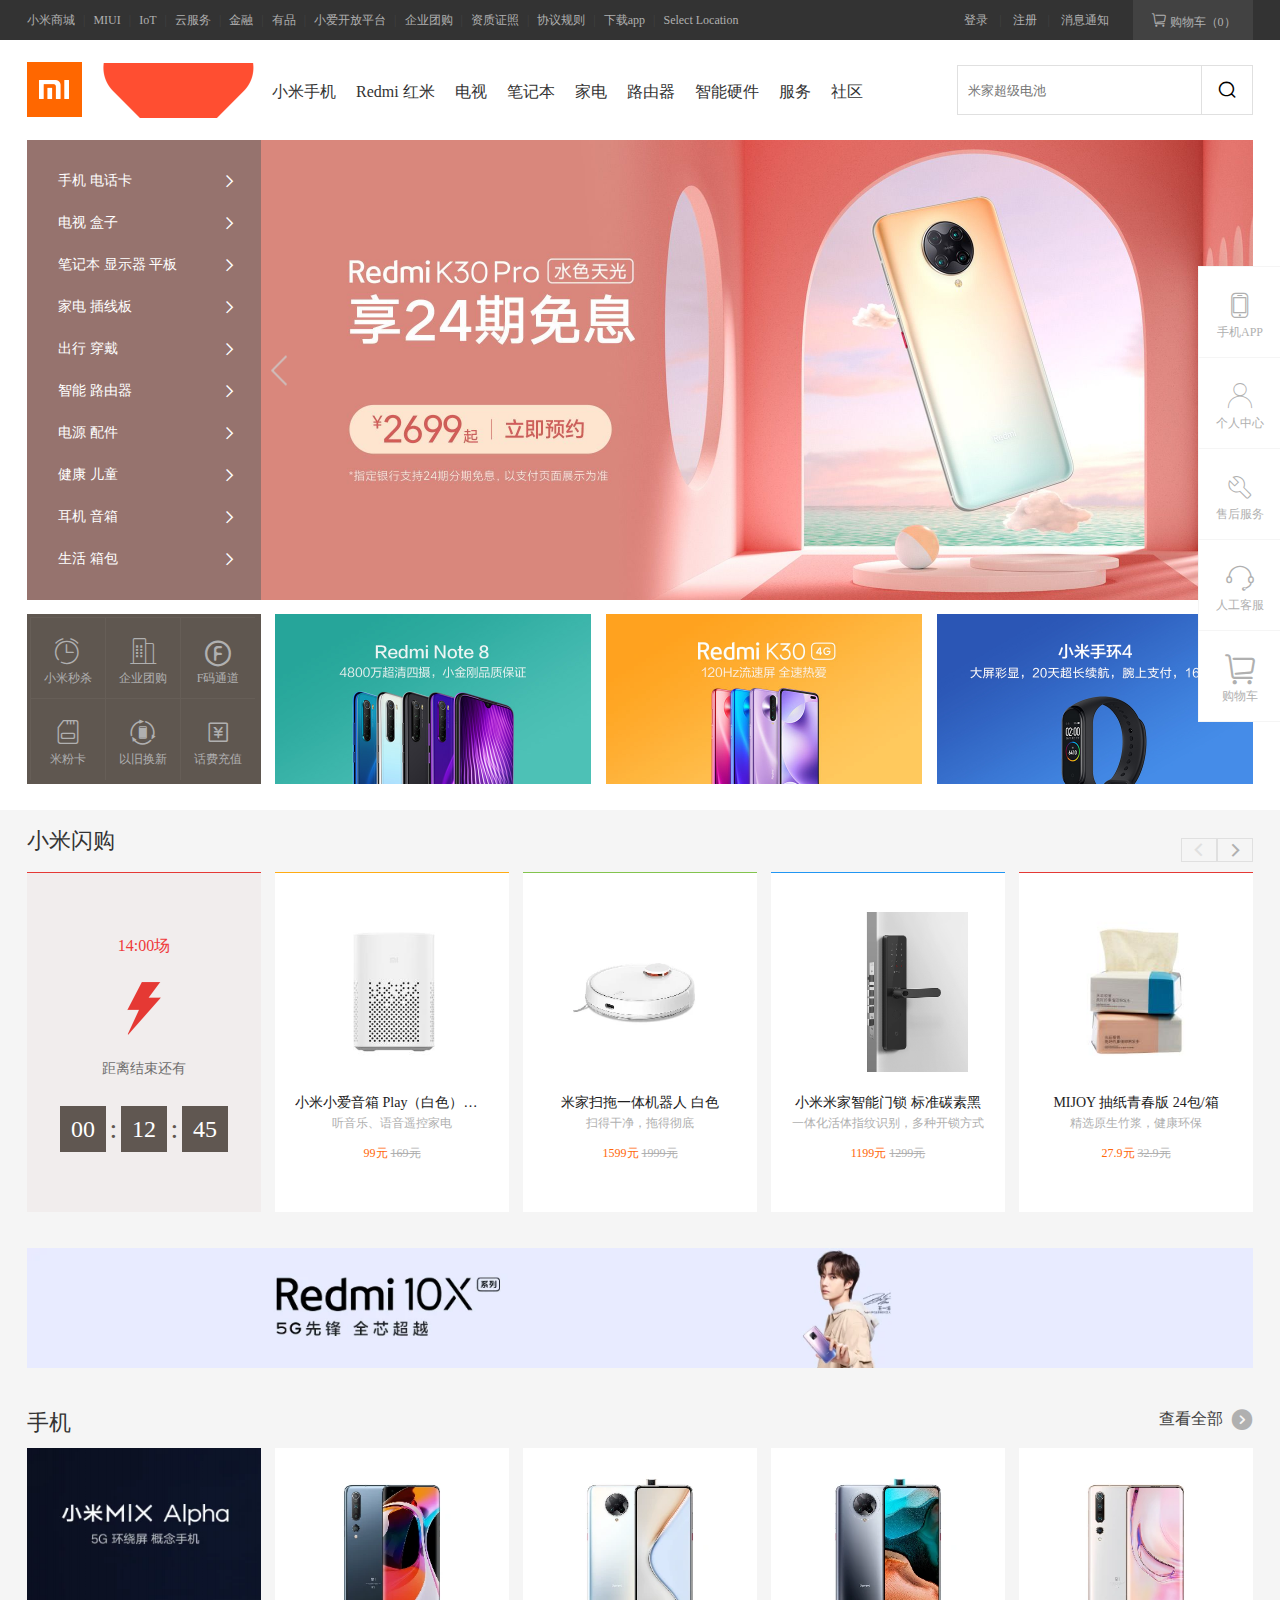
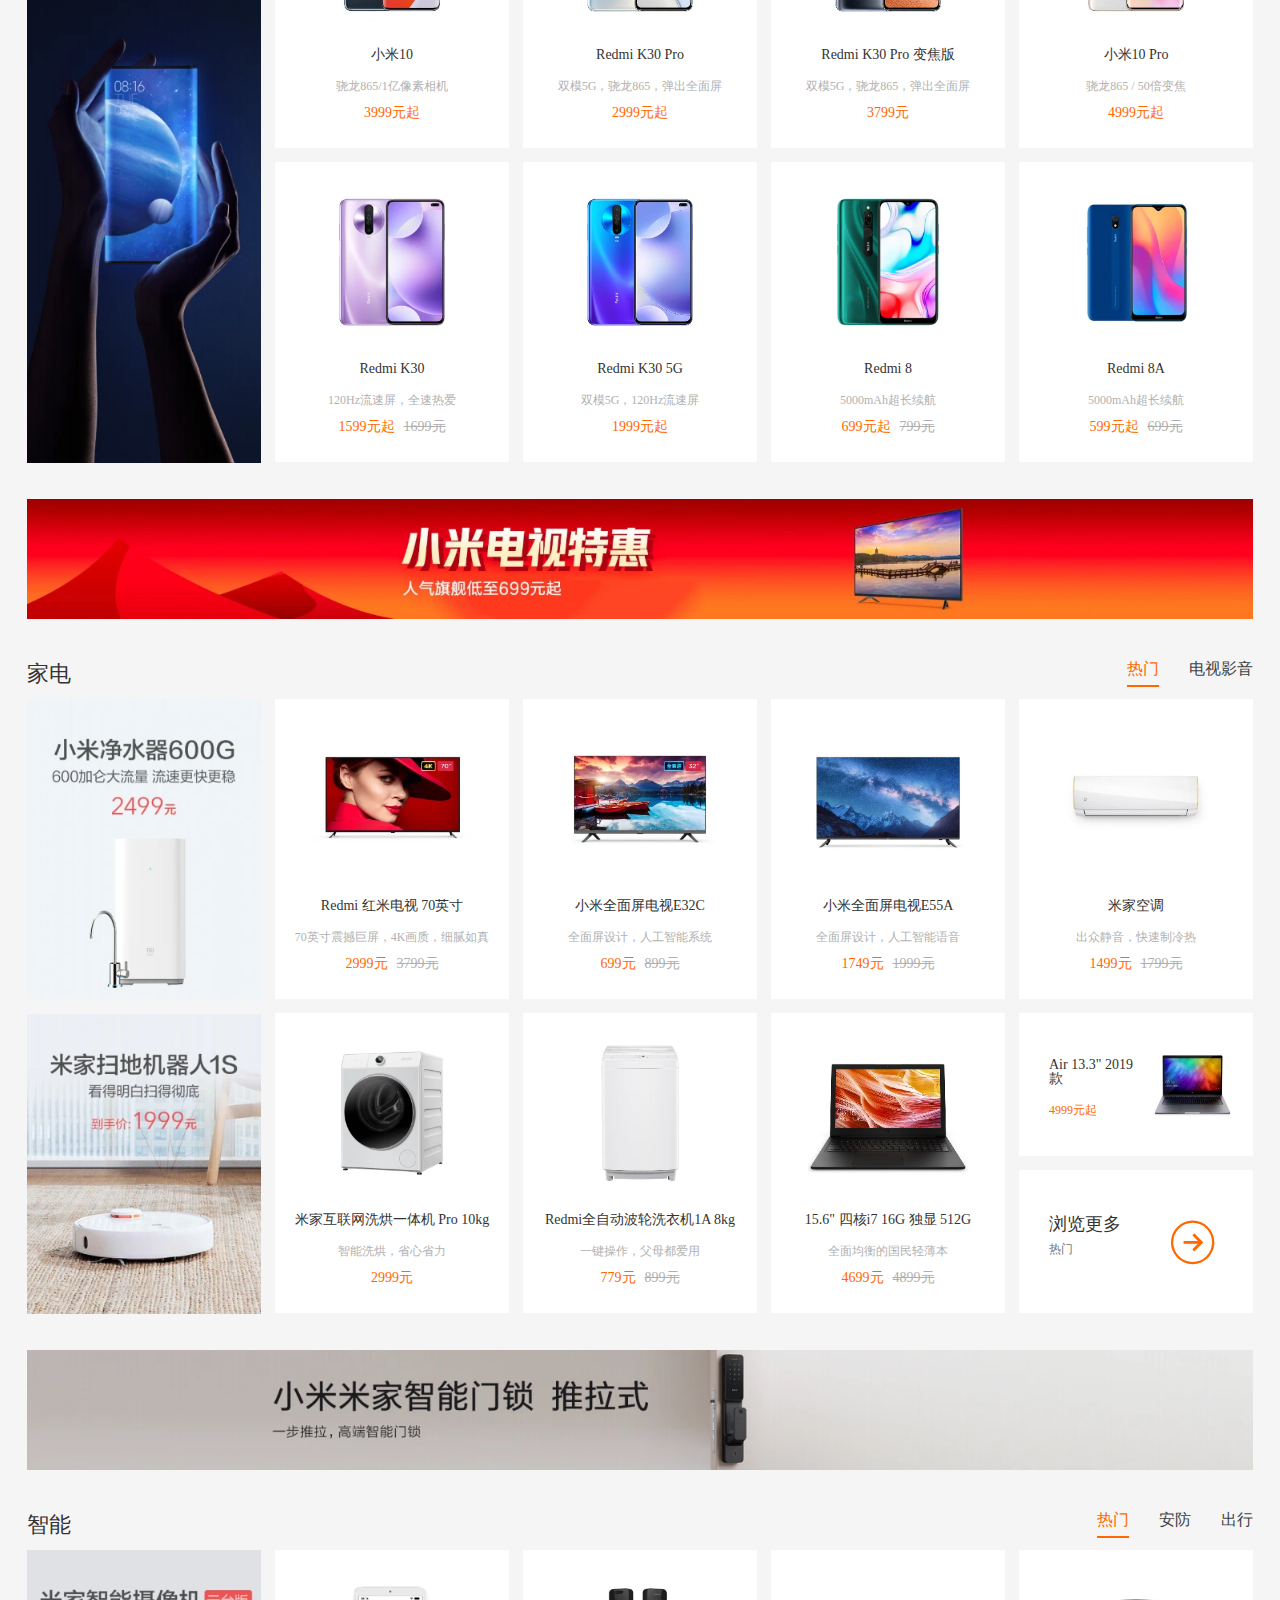
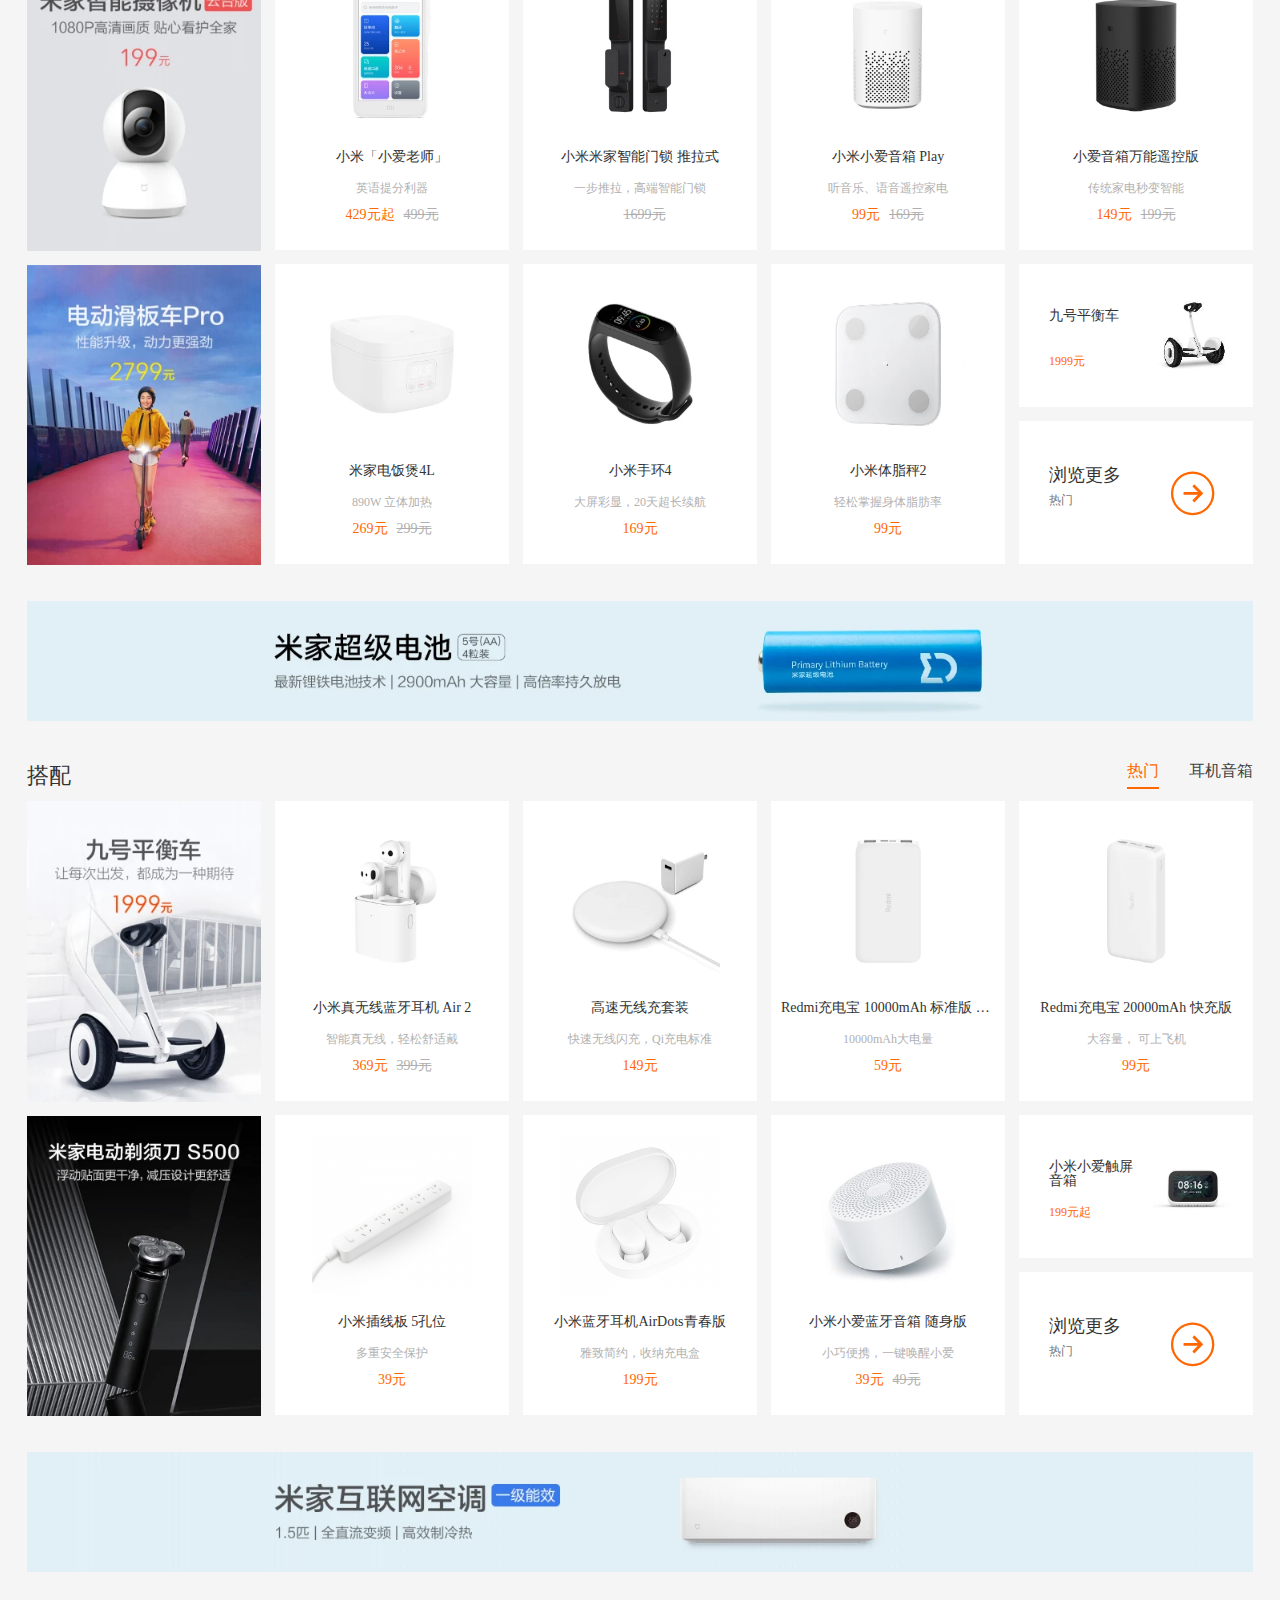
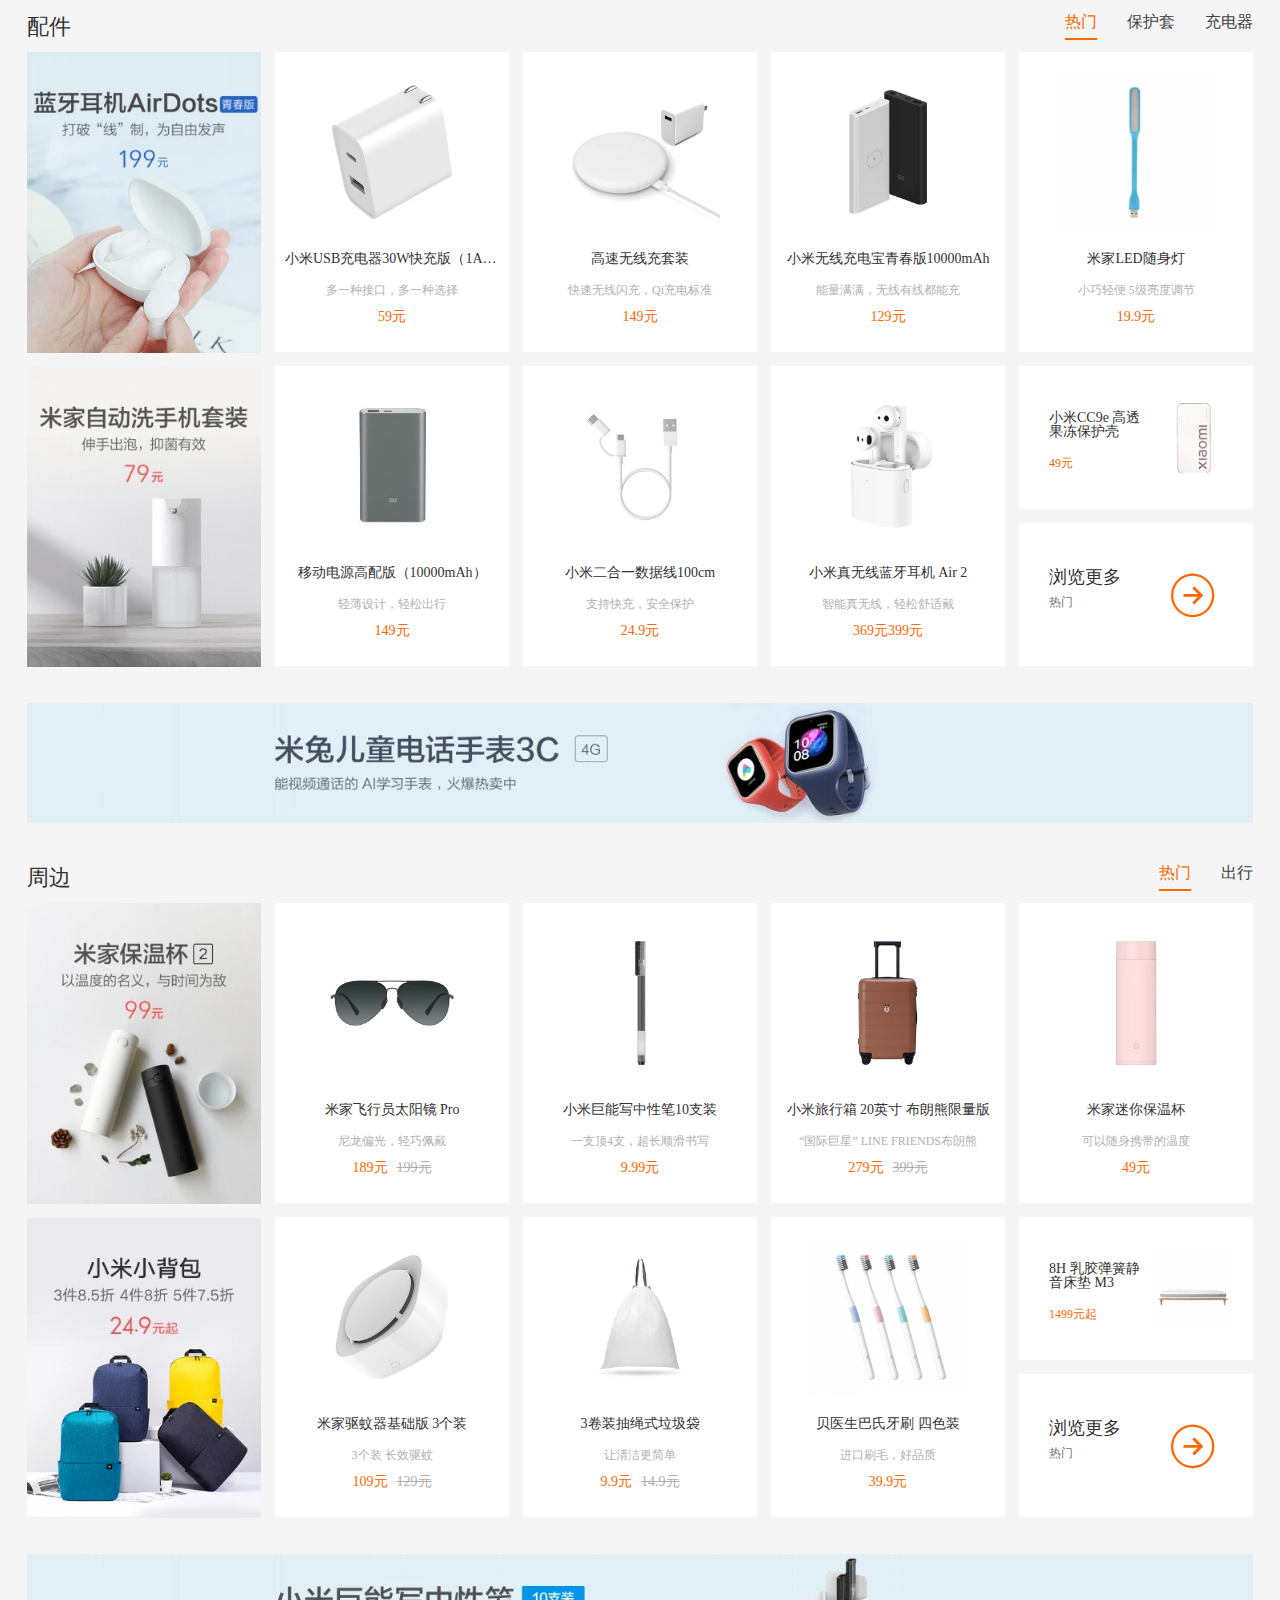
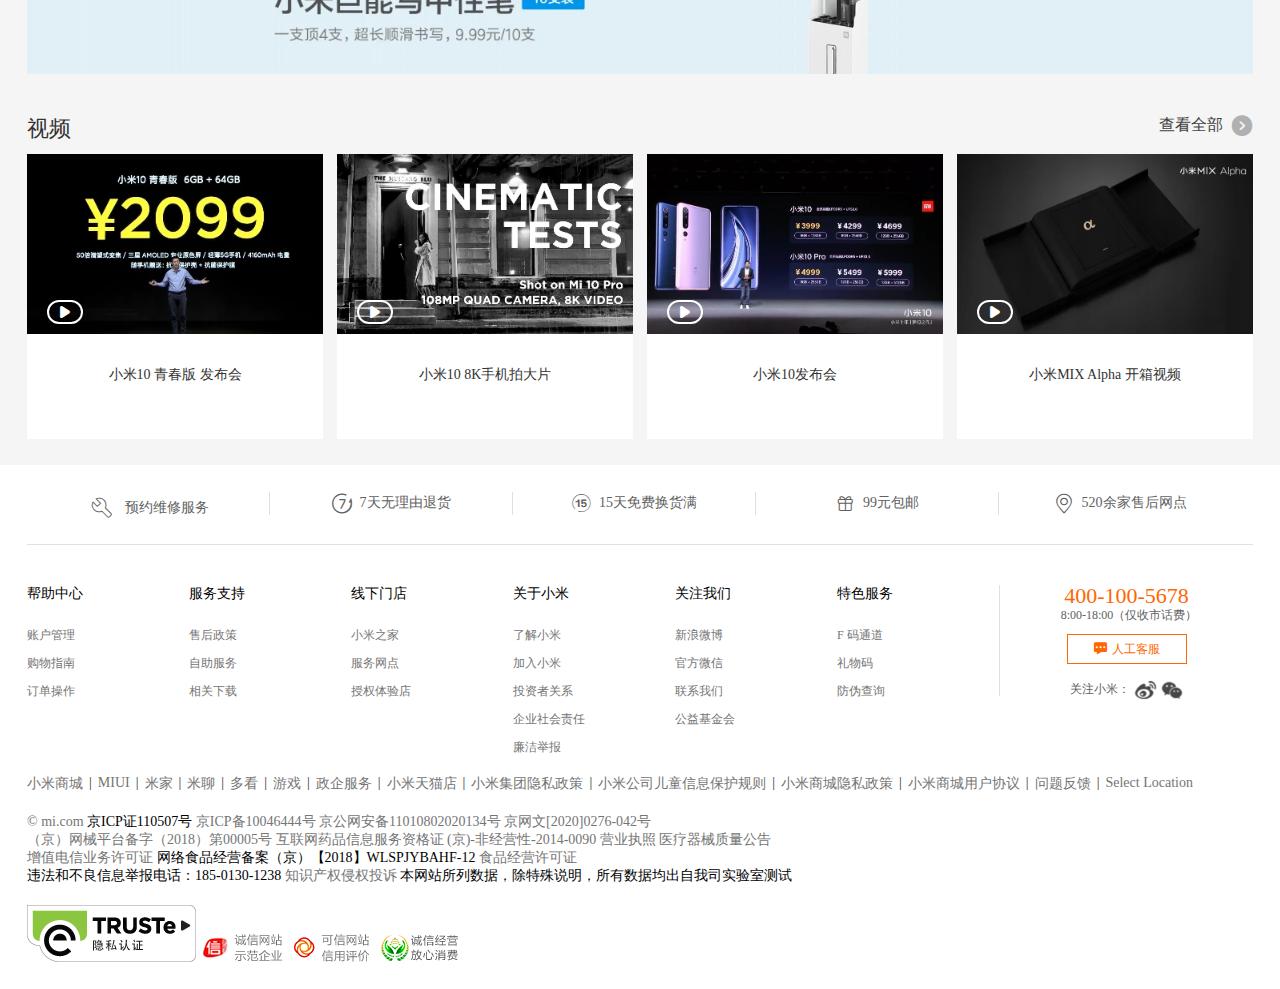
<file: 考核项目-仿小米官网/index.html>
<!DOCTYPE html>
<html lang="en">

<head>
    <meta charset="UTF-8">
    <meta name="viewport" content="width=device-width, initial-scale=1.0">
    <title>仿小米官网</title>
    <link rel="shortcut icon" href="favicon.ico" type="image/x-icon">
    <link rel="stylesheet" href="css/index.css">
    <link rel="stylesheet" href="css/iconfont.css">
    <script src="js/jquery.min.js"></script>
    <script src="js/mi.js"></script>
</head>

<body>
    <!-- 顶部导航栏开始 -->
    <div class="top_nav">
        <div class="w">
            <!-- 左部分导航链接 -->
            <div class="left_nav fl">
                <ul>
                    <li><a href="#">小米商城</a><span class="sep">|</span></li>
                    <li><a href="#">MIUI</a><span class="sep">|</span></li>
                    <li><a href="#">IoT</a><span class="sep">|</span></li>
                    <li><a href="#">云服务</a><span class="sep">|</span></li>
                    <li><a href="#">金融</a><span class="sep">|</span></li>
                    <li><a href="#">有品</a><span class="sep">|</span></li>
                    <li><a href="#">小爱开放平台</a><span class="sep">|</span></li>
                    <li><a href="#">企业团购</a><span class="sep">|</span></li>
                    <li><a href="#">资质证照</a><span class="sep">|</span></li>
                    <li><a href="#">协议规则</a><span class="sep">|</span></li>
                    <li><a href="#">下载app</a><span class="sep">|</span></li>
                    <li><a href="#">Select Location</a></li>
                </ul>
            </div>
            <!-- 右部分导航链接 -->
            <div class="right_nav fr">
                <a href="#">登录</a>
                <span class="sep">|</span>
                <a href="#">注册</a>
                <span class="sep">|</span>
                <a href="#">消息通知</a>
                <a href="#" class="shopcart">
                    <span class="iconfont icon-gouwuche"></span>
                    <div class="content">
                        <div class="msg">购物车中还没有商品，赶紧选购吧！</div>
                    </div>
                    购物车（0）
                </a>
            </div>
        </div>
    </div>
    <!-- 顶部导航栏开始 -->

    <!-- main层开始 -->
    <div class="main">
        <!-- logo层开始 -->
        <div class="logo w">
            <!-- logo图片 -->
            <div class="logo_img fl">
                <a href="#"></a>
            </div>

            <div class="ganen">
                <a href="#"></a>
            </div>

            <!-- 导航层 -->
            <div class="main_nav fl">
                <ul>
                    <li><a href="#">小米手机</a></li>
                    <li><a href="#">Redmi 红米</a></li>
                    <li><a href="#">电视</a></li>
                    <li><a href="#">笔记本</a></li>
                    <li><a href="#">家电</a></li>
                    <li><a href="#">路由器</a></li>
                    <li><a href="#">智能硬件</a></li>
                    <li><a href="#">服务</a></li>
                    <li><a href="#">社区</a></li>
                </ul>
            </div>

            <!-- 搜索层 -->
            <div class="search fr">
                <input type="text" placeholder="米家超级电池" />
                <span class="iconfont icon-sousuo"></span>
            </div>
        </div>
        <!-- logo层结束 -->

        <!-- banner轮播层开始 -->
        <div class="banner w">
            <div class="nav">
                <!-- 左侧导航 -->
                <ul class="nav_title">
                    <li><a href="#">手机 电话卡<span class="iconfont icon-left"></span></a></li>
                    <li><a href="#">电视 盒子<span class="iconfont icon-left"></span></a></li>
                    <li><a href="#">笔记本 显示器 平板<span class="iconfont icon-left"></span></a></li>
                    <li><a href="#">家电 插线板<span class="iconfont icon-left"></span></a></li>
                    <li><a href="#">出行 穿戴<span class="iconfont icon-left"></span></a></li>
                    <li><a href="#">智能 路由器<span class="iconfont icon-left"></span></a></li>
                    <li><a href="#">电源 配件<span class="iconfont icon-left"></span></a></li>
                    <li><a href="#">健康 儿童<span class="iconfont icon-left"></span></a></li>
                    <li><a href="#">耳机 音箱<span class="iconfont icon-left"></span></a></li>
                    <li><a href="#">生活 箱包<span class="iconfont icon-left"></span></a></li>
                </ul>

                <div class="detail" style="display: none;">
                    <!-- <div class="item" style="display: block;">
                        <ul>
                            <li><a href="#"><img src="images/nav_imgs/Redmi 9.png">Redmi 9</a></li>
                            <li><a href="#"><img src="images/nav_imgs/Redmi 9.png">Redmi 9</a></li>
                            <li><a href="#"><img src="images/nav_imgs/Redmi 9.png">Redmi 9</a></li>
                            <li><a href="#"><img src="images/nav_imgs/Redmi 9.png">Redmi 9</a></li>
                            <li><a href="#"><img src="images/nav_imgs/Redmi 9.png">Redmi 9</a></li>
                            <li><a href="#"><img src="images/nav_imgs/Redmi 9.png">Redmi 9</a></li>
                        </ul>
                        <ul>
                            <li><a href="#"><img src="images/nav_imgs/腾讯黑鲨游戏手机3.png">腾讯黑鲨游戏手机3</a></li>
                            <li><a href="#"><img src="images/nav_imgs/腾讯黑鲨游戏手机3.png">腾讯黑鲨游戏手机3</a></li>
                            <li><a href="#"><img src="images/nav_imgs/腾讯黑鲨游戏手机3.png">腾讯黑鲨游戏手机3</a></li>
                            <li><a href="#"><img src="images/nav_imgs/腾讯黑鲨游戏手机3.png">腾讯黑鲨游戏手机3</a></li>
                            <li><a href="#"><img src="images/nav_imgs/腾讯黑鲨游戏手机3.png">腾讯黑鲨游戏手机3</a></li>
                            <li><a href="#"><img src="images/nav_imgs/腾讯黑鲨游戏手机3.png">腾讯黑鲨游戏手机3</a></li>
                        </ul>
                        <ul>
                            <li><a href="#"><img src="images/nav_imgs/Redmi 8A.png">Redmi 8A</a></li>
                            <li><a href="#"><img src="images/nav_imgs/Redmi 8A.png">Redmi 8A</a></li>
                            <li><a href="#"><img src="images/nav_imgs/Redmi 8A.png">Redmi 8A</a></li>
                            <li><a href="#"><img src="images/nav_imgs/Redmi 8A.png">Redmi 8A</a></li>
                            <li><a href="#"><img src="images/nav_imgs/Redmi 8A.png">Redmi 8A</a></li>
                            <li><a href="#"><img src="images/nav_imgs/Redmi 8A.png">Redmi 8A</a></li>
                        </ul>
                        <ul>
                            <li><a href="#"><img src="images/nav_imgs/小米移动 电话卡.png">小米移动 电话卡</a></li>
                            <li><a href="#"><img src="images/nav_imgs/小米移动 电话卡.png">小米移动 电话卡</a></li>
                            <li><a href="#"><img src="images/nav_imgs/小米移动 电话卡.png">小米移动 电话卡</a></li>
                            <li><a href="#"><img src="images/nav_imgs/小米移动 电话卡.png">小米移动 电话卡</a></li>
                            <li><a href="#"><img src="images/nav_imgs/小米移动 电话卡.png">小米移动 电话卡</a></li>
                            <li><a href="#"><img src="images/nav_imgs/小米移动 电话卡.png">小米移动 电话卡</a></li>
                        </ul>
                    </div> -->
                </div>
            </div>

            <div class="banner_img">
                <a href="https://www.mi.com/buy/detail?product_id=10000223&cfrom=search" class="current"><img
                        src="images/banner01.jpg" /></a>
                <a href="https://www.mi.com/buy/detail?product_id=10000240&cfrom=search"><img
                        src="images/banner02.jpg" /></a>
                <a href="https://www.mi.com/washer-dryer-10?product_id=1185100021&cfrom=search"><img
                        src="images/banner03.jpg" /></a>
                <a href="https://www.mi.com/shouhuan5?product_id=1202300012&cfrom=search"><img
                        src="images/banner04.jpg" /></a>
            </div>

            <!-- 左箭头 -->
            <span class="arrow_left"></span>
            <!-- 右箭头 -->
            <span class="arrow_right"></span>

            <!-- 指示器也就是那几个小点点 -->
            <ol>

            </ol>
        </div>
        <!-- banner轮播层结束 -->

        <!-- 秒杀层开始 -->
        <div class="home-hero w">
            <div class="one fl">
                <ul>
                    <li><a href="#"><span class="iconfont icon-miaosha"></span>小米秒杀</a></li>
                    <li><a href="#"><span class="iconfont icon-company"></span>企业团购</a></li>
                    <li><a href="#"><span class="iconfont icon-fma"></span>F码通道</a></li>
                    <li><a href="#"><span class="iconfont icon-sim"></span>米粉卡</a></li>
                    <li><a href="#"><span class="iconfont icon-yijiuhuanxin"></span>以旧换新</a></li>
                    <li><a href="#"><span class="iconfont icon-icon-test"></span>话费充值</a></li>
                </ul>
            </div>
            <div class="two fl"><a href="#"><img src="images/product01.jpg"></a></div>
            <div class="three fl"><a href="#"><img src="images/product02.jpg"></a></div>
            <div class="four fr"><a href="#"><img src="images/product03.jpg"></a></div>
        </div>
        <!-- 秒杀层结束 -->
    </div>
    <!-- main层结束 -->


    <!-- 小米闪购层开始 -->
    <div class="iflashbuy w">
        <!-- 标题层 -->
        <div class="title">
            <!-- 左右箭头 -->
            <div class="arrow fr">
                <!-- 左箭头 -->
                <span class="iconfont icon-arrow-left-copy disabled"></span>
                <!-- 右箭头 -->
                <span class="iconfont icon-left"></span>
            </div>

            <h2>小米闪购</h2>
        </div>
        <!-- 内容层 -->
        <div class="content">
            <div class="left">
                <div class="round">14:00场</div>
                <img src="images/iflashbuy.jpg" />
                <div class="desc">距离结束还有</div>
                <div class="countdown">
                    <span>00</span><i>:</i><span>12</span><i>:</i><span>45</span>
                </div>
            </div>

            <div class="right">
                <ul>

                    <!-- <li>
                        <a href="#">
                            <img src="images/shangou/iflashbuy01.jpg">
                            <p class="biaoti">小米小爱音箱 Play（白色）量产版 白色</p>
                            <p class="desc">听音乐、语音遥控家电</p>
                            <p class="price">
                                <span>99元</span>
                                <del>169元</del>
                            </p>
                        </a>
                    </li>

                    <li>
                        <a href="#">
                            <img src="images/shangou/iflashbuy02.jpg">
                            <p class="biaoti">小米小爱音箱 Play（白色）量产版 白色</p>
                            <p class="desc">听音乐、语音遥控家电</p>
                            <p class="price">
                                <span>99元</span>
                                <del>169元</del>
                            </p>
                        </a>
                    </li>

                    <li>
                        <a href="#">
                            <img src="images/shangou/iflashbuy03.jpg">
                            <p class="biaoti">小米小爱音箱 Play（白色）量产版 白色</p>
                            <p class="desc">听音乐、语音遥控家电</p>
                            <p class="price">
                                <span>99元</span>
                                <del>169元</del>
                            </p>
                        </a>
                    </li>

                    <li style="margin-right:0">
                        <a href="#">
                            <img src="images/shangou/iflashbuy04.jpg">
                            <p class="biaoti">小米小爱音箱 Play（白色）量产版 白色</p>
                            <p class="desc">听音乐、语音遥控家电</p>
                            <p class="price">
                                <span>99元</span>
                                <del>169元</del>
                            </p>
                        </a>
                    </li>
 -->
                </ul>
            </div>
        </div>
    </div>
    <!-- 小米闪购层结束 -->


    <!-- 广告位层开始 -->
    <div class="home-banner-box w">
        <a href="#"><img src="images/home_banner01.png"></a>
    </div>
    <!-- 广告位层结束 -->

    <!-- 产品列表1开始 -->
    <div class="product_list01 w">
        <!-- 标题层 -->
        <div class="title">
            <!-- 查看全部 -->
            <div class="more fr">
                <a href="#">查看全部<span class="iconfont icon-gengduo"></span></a>
            </div>

            <h2>手机</h2>
        </div>
        <!-- 内容层 -->
        <div class="content">
            <div class="left">
                <a href="#"><img src="images/9.png" /></a>
            </div>
            <div class="right">
                <ul>
                    <li>
                        <a href="#">
                            <img src="images/1.png" />
                            <p class="pro_name">小米10</p>
                            <p class="pro_desc">骁龙865/1亿像素相机</p>
                            <p class="pro_price">3999元起</p>
                        </a>
                    </li>
                    <li>
                        <a href="#">
                            <img src="images/2.png" />
                            <p class="pro_name">Redmi K30 Pro</p>
                            <p class="pro_desc">双模5G，骁龙865，弹出全面屏</p>
                            <p class="pro_price">2999元起</p>
                        </a>
                    </li>
                    <li>
                        <a href="#">
                            <img src="images/3.png" />
                            <p class="pro_name">Redmi K30 Pro 变焦版</p>
                            <p class="pro_desc">双模5G，骁龙865，弹出全面屏</p>
                            <p class="pro_price">3799元</p>
                        </a>
                    </li>
                    <li>
                        <a href="#">
                            <img src="images/4.png" />
                            <p class="pro_name">小米10 Pro</p>
                            <p class="pro_desc">骁龙865 / 50倍变焦</p>
                            <p class="pro_price">4999元起</p>
                        </a>
                    </li>
                    <li>
                        <a href="#">
                            <img src="images/5.png" />
                            <p class="pro_name">Redmi K30</p>
                            <p class="pro_desc">120Hz流速屏，全速热爱</p>
                            <p class="pro_price">1599元起<del>1699元</del></p>
                        </a>
                    </li>
                    <li>
                        <a href="#">
                            <img src="images/6.png" />
                            <p class="pro_name">Redmi K30 5G</p>
                            <p class="pro_desc">双模5G，120Hz流速屏</p>
                            <p class="pro_price">1999元起</p>
                        </a>
                    </li>
                    <li>
                        <a href="#">
                            <img src="images/7.png" />
                            <p class="pro_name">Redmi 8</p>
                            <p class="pro_desc">5000mAh超长续航</p>
                            <p class="pro_price">699元起<del>799元</del></p>
                        </a>
                    </li>
                    <li>
                        <a href="#">
                            <img src="images/8.png" />
                            <p class="pro_name">Redmi 8A</p>
                            <p class="pro_desc">5000mAh超长续航</p>
                            <p class="pro_price">599元起<del>699元</del></p>
                        </a>
                    </li>
                </ul>
            </div>
        </div>
    </div>
    <!-- 产品列表1结束 -->

    <div style="clear:both;"></div>

    <!-- 广告位层开始 -->
    <div class="home-banner-box w">
        <a href="#"><img src="images/home_banner02.png"></a>
    </div>
    <!-- 广告位层结束 -->

    <!-- 产品列表2开始 -->
    <div class="product_list02 w jiadian">
        <!-- 标题层 -->
        <div class="title">
            <!-- 查看全部 -->
            <div class="nav fr">
                <a href="javascript:void(0)" class="active">热门</a>
                <a href="javascript:void(0)">电视影音</a>
            </div>

            <h2>家电</h2>
        </div>
        <!-- 内容层 -->
        <div class="content">
            <div class="left">
                <a href="#"><img src="images/10.png" /></a>
                <a href="#"><img src="images/11.png" /></a>
            </div>

            <div class="right">
                <ul class="show">
                    <li>
                        <a href="#">
                            <img src="images/12.png" />
                            <p class="pro_name">Redmi 红米电视 70英寸 </p>
                            <p class="pro_desc">70英寸震撼巨屏，4K画质，细腻如真</p>
                            <p class="pro_price">2999元<del>3799元</del></p>
                        </a>
                    </li>
                    <li>
                        <a href="#">
                            <img src="images/13.png" />
                            <p class="pro_name">小米全面屏电视E32C</p>
                            <p class="pro_desc">全面屏设计，人工智能系统</p>
                            <p class="pro_price">699元<del>899元</del></p>
                        </a>
                    </li>
                    <li>
                        <a href="#">
                            <img src="images/14.png" />
                            <p class="pro_name">小米全面屏电视E55A</p>
                            <p class="pro_desc">全面屏设计，人工智能语音</p>
                            <p class="pro_price">1749元<del>1999元</del></p>
                        </a>
                    </li>
                    <li>
                        <a href="#">
                            <img src="images/15.png" />
                            <p class="pro_name">米家空调</p>
                            <p class="pro_desc">出众静音，快速制冷热</p>
                            <p class="pro_price">1499元<del>1799元</del></p>
                        </a>
                    </li>
                    <li>
                        <a href="#">
                            <img src="images/16.png" />
                            <p class="pro_name">米家互联网洗烘一体机 Pro 10kg</p>
                            <p class="pro_desc">智能洗烘，省心省力</p>
                            <p class="pro_price">2999元</p>
                        </a>
                    </li>
                    <li>
                        <a href="#">
                            <img src="images/17.png" />
                            <p class="pro_name">Redmi全自动波轮洗衣机1A 8kg</p>
                            <p class="pro_desc">一键操作，父母都爱用</p>
                            <p class="pro_price">779元<del>899元</del></p>
                        </a>
                    </li>
                    <li>
                        <a href="#">
                            <img src="images/18.png" />
                            <p class="pro_name">15.6" 四核i7 16G 独显 512G</p>
                            <p class="pro_desc">全面均衡的国民轻薄本</p>
                            <p class="pro_price">4699元<del>4899元</del></p>
                        </a>
                    </li>
                    <li class="lastLi">
                        <a href="#">
                            <div class="img_box">
                                <img width="80" height="80" src="images/19.png">
                            </div>
                            <h3 class="title">Air 13.3" 2019款</h3>
                            <p class="price">4999元起</p>
                        </a>

                        <a href="#">
                            <div class="img_box">
                                <span class="iconfont icon-yuanjiantou"></span>
                            </div>
                            <div class="more">
                                浏览更多
                                <span class="hot">热门</span>
                            </div>
                        </a>
                    </li>
                </ul>
                <ul class="hide">
                    <li>
                        <a href="#">
                            <img src="images/jiadian/jiadian_01.jpg" />
                            <p class="pro_name">小米电视4C 32英寸</p>
                            <p class="pro_desc">高清液晶屏，人工智能系统</p>
                            <p class="pro_price">
                                599元
                                <del>799元</del>
                            </p>
                        </a>
                    </li>
                    <li>
                        <a href="#">
                            <img src="images/jiadian/jiadian_02.jpg" />
                            <p class="pro_name">小米电视4A 70英寸 </p>
                            <p class="pro_desc">大屏更享受</p>
                            <p class="pro_price">
                                2969元
                                <del>3999元</del>
                            </p>
                        </a>
                    </li>
                    <li>
                        <a href="#">
                            <img src="images/jiadian/jiadian_03.jpg" />
                            <p class="pro_name">小米电视4C 43英寸</p>
                            <p class="pro_desc">FHD全高清屏，钢琴烤漆</p>
                            <p class="pro_price">
                                999元
                                <del>1399元</del>
                            </p>
                        </a>
                    </li>
                    <li>
                        <a href="#">
                            <img src="images/jiadian/jiadian_04.jpg" />
                            <p class="pro_name">小米电视4S 75英寸</p>
                            <p class="pro_desc">4K HDR，人工智能语音</p>
                            <p class="pro_price">
                                3999元
                                <del>5999元</del>
                            </p>
                        </a>
                    </li>
                    <li>
                        <a href="#">
                            <img src="images/jiadian/jiadian_05.jpg" />
                            <p class="pro_name">小米电视4S 75英寸</p>
                            <p class="pro_desc">4K HDR，人工智能语音</p>
                            <p class="pro_price">
                                3999元
                                <del>5999元</del>
                            </p>
                        </a>
                    </li>
                    <li>
                        <a href="#">
                            <img src="images/jiadian/jiadian_06.jpg" />
                            <p class="pro_name">小米全面屏电视65英寸 E65C</p>
                            <p class="pro_desc">震撼大屏，时尚全面屏</p>
                            <p class="pro_price">
                                2499元
                                <del>3099元</del>
                            </p>
                        </a>
                    </li>
                    <li>
                        <a href="#">
                            <img src="images/jiadian/jiadian_07.jpg" />
                            <p class="pro_name">小米全面屏电视E32C</p>
                            <p class="pro_desc">全面屏设计，人工智能系统</p>
                            <p class="pro_price">
                                699元
                                <del>899元</del>
                            </p>
                        </a>
                    </li>
                    <li class="lastLi">
                        <a href="#">
                            <div class="img_box">
                                <img width="80" height="80" src="images/jiadian/jiadian_08.jpg">
                            </div>
                            <h3 class="title">小米壁画电视 65英寸</h3>
                            <p class="price">6999元</p>
                        </a>

                        <a href="#">
                            <div class="img_box">
                                <span class="iconfont icon-yuanjiantou"></span>
                            </div>
                            <div class="more">
                                浏览更多
                                <span class="hot">电视影音</span>
                            </div>
                        </a>
                    </li>
                </ul>
            </div>
        </div>
    </div>
    <!-- 产品列表2结束 -->

    <div style="clear:both;"></div>

    <!-- 广告位层开始 -->
    <div class="home-banner-box w">
        <a href="#"><img src="images/home_banner03.png"></a>
    </div>
    <!-- 广告位层结束 -->

    <!-- 产品列表2开始 -->
    <div class="product_list02 w">
        <!-- 标题层 -->
        <div class="title">
            <!-- 查看全部 -->
            <div class="nav fr">
                <a href="javascript:void(0)" class="active">热门</a>
                <a href="javascript:void(0)">安防</a>
                <a href="javascript:void(0)">出行</a>
            </div>

            <h2>智能</h2>
        </div>

        <!-- 内容层 -->
        <div class="content">
            <div class="left">
                <a href="#"><img src="images/20.png" /></a>
                <a href="#"><img src="images/21.png" /></a>
            </div>

            <div class="right">
                <ul>
                    <li>
                        <a href="#">
                            <img src="images/22.png" />
                            <p class="pro_name">小米「小爱老师」</p>
                            <p class="pro_desc">英语提分利器</p>
                            <p class="pro_price">429元起<del>499元</del></p>
                        </a>
                    </li>
                    <li>
                        <a href="#">
                            <img src="images/23.png" />
                            <p class="pro_name">小米米家智能门锁 推拉式</p>
                            <p class="pro_desc">一步推拉，高端智能门锁</p>
                            <p class="pro_price"><del>1699元</del></p>
                        </a>
                    </li>
                    <li>
                        <a href="#">
                            <img src="images/24.png" />
                            <p class="pro_name">小米小爱音箱 Play</p>
                            <p class="pro_desc">听音乐、语音遥控家电</p>
                            <p class="pro_price">99元<del>169元</del></p>
                        </a>
                    </li>
                    <li>
                        <a href="#">
                            <img src="images/25.png" />
                            <p class="pro_name">小爱音箱万能遥控版</p>
                            <p class="pro_desc">传统家电秒变智能</p>
                            <p class="pro_price">149元<del>199元</del></p>
                        </a>
                    </li>
                    <li>
                        <a href="#">
                            <img src="images/26.png" />
                            <p class="pro_name">米家电饭煲4L</p>
                            <p class="pro_desc">890W 立体加热</p>
                            <p class="pro_price">269元<del>299元</del></p>
                        </a>
                    </li>
                    <li>
                        <a href="#">
                            <img src="images/27.png" />
                            <p class="pro_name">小米手环4</p>
                            <p class="pro_desc">大屏彩显，20天超长续航</p>
                            <p class="pro_price">169元</p>
                        </a>
                    </li>
                    <li>
                        <a href="#">
                            <img src="images/28.png" />
                            <p class="pro_name">小米体脂秤2</p>
                            <p class="pro_desc">轻松掌握身体脂肪率</p>
                            <p class="pro_price">99元</p>
                        </a>
                    </li>
                    <li class="lastLi">
                        <a href="#">
                            <div class="img_box">
                                <img width="80" height="80" src="images/29.png">
                            </div>
                            <h3 class="title">九号平衡车</h3>
                            <p class="price">1999元</p>
                        </a>

                        <a href="#">
                            <div class="img_box">
                                <span class="iconfont icon-yuanjiantou"></span>
                            </div>
                            <div class="more">
                                浏览更多
                                <span class="hot">热门</span>
                            </div>
                        </a>
                    </li>
                </ul>
            </div>
        </div>
    </div>
    <!-- 产品列表2结束 -->


    <div style="clear:both;"></div>

    <!-- 广告位层开始 -->
    <div class="home-banner-box w">
        <a href="#"><img src="images/home_banner04.png"></a>
    </div>
    <!-- 广告位层结束 -->


    <!-- 产品列表2开始 -->
    <div class="product_list02 w">
        <!-- 标题层 -->
        <div class="title">
            <!-- 查看全部 -->
            <div class="nav fr">
                <a href="javascript:void(0)" class="active">热门</a>
                <a href="javascript:void(0)">耳机音箱</a>
            </div>

            <h2>搭配</h2>
        </div>

        <!-- 内容层 -->
        <div class="content">
            <div class="left">
                <a href="#"><img src="images/30.png" /></a>
                <a href="#"><img src="images/31.png" /></a>
            </div>

            <div class="right">
                <ul>
                    <li>
                        <a href="#">
                            <img src="images/32.png" />
                            <p class="pro_name">小米真无线蓝牙耳机 Air 2</p>
                            <p class="pro_desc">智能真无线，轻松舒适戴</p>
                            <p class="pro_price">369元<del>399元</del></p>
                        </a>
                    </li>
                    <li>
                        <a href="#">
                            <img src="images/33.png" />
                            <p class="pro_name">高速无线充套装</p>
                            <p class="pro_desc">快速无线闪充，Qi充电标准</p>
                            <p class="pro_price">149元</p>
                        </a>
                    </li>
                    <li>
                        <a href="#">
                            <img src="images/34.png" />
                            <p class="pro_name">Redmi充电宝 10000mAh 标准版 白色</p>
                            <p class="pro_desc">10000mAh大电量</p>
                            <p class="pro_price">59元</p>
                        </a>
                    </li>
                    <li>
                        <a href="#">
                            <img src="images/35.png" />
                            <p class="pro_name">Redmi充电宝 20000mAh 快充版</p>
                            <p class="pro_desc">大容量， 可上飞机</p>
                            <p class="pro_price">99元</p>
                        </a>
                    </li>
                    <li>
                        <a href="#">
                            <img src="images/36.png" />
                            <p class="pro_name">小米插线板 5孔位</p>
                            <p class="pro_desc">多重安全保护</p>
                            <p class="pro_price">39元</p>
                        </a>
                    </li>
                    <li>
                        <a href="#">
                            <img src="images/37.png" />
                            <p class="pro_name">小米蓝牙耳机AirDots青春版</p>
                            <p class="pro_desc">雅致简约，收纳充电盒</p>
                            <p class="pro_price">199元</p>
                        </a>
                    </li>
                    <li>
                        <a href="#">
                            <img src="images/38.png" />
                            <p class="pro_name">小米小爱蓝牙音箱 随身版</p>
                            <p class="pro_desc">小巧便携，一键唤醒小爱</p>
                            <p class="pro_price">39元<del>49元</del></p>
                        </a>
                    </li>
                    <li class="lastLi">
                        <a href="#">
                            <div class="img_box">
                                <img width="80" height="80" src="images/39.png">
                            </div>
                            <h3 class="title">小米小爱触屏音箱</h3>
                            <p class="price">199元起</p>
                        </a>

                        <a href="#">
                            <div class="img_box">
                                <span class="iconfont icon-yuanjiantou"></span>
                            </div>
                            <div class="more">
                                浏览更多
                                <span class="hot">热门</span>
                            </div>
                        </a>
                    </li>
                </ul>
            </div>
        </div>
    </div>
    <!-- 产品列表2结束 -->

    <div style="clear:both;"></div>

    <!-- 广告位层开始 -->
    <div class="home-banner-box w">
        <a href="#"><img src="images/home_banner05.png"></a>
    </div>
    <!-- 广告位层结束 -->

    <!-- 产品列表2开始 -->
    <div class="product_list02 w">
        <!-- 标题层 -->
        <div class="title">
            <!-- 查看全部 -->
            <div class="nav fr">
                <a href="javascript:void(0)" class="active">热门</a>
                <a href="javascript:void(0)">保护套</a>
                <a href="javascript:void(0)">充电器</a>
            </div>

            <h2>配件</h2>
        </div>

        <!-- 内容层 -->
        <div class="content">
            <div class="left">
                <a href="#"><img src="images/40.png" /></a>
                <a href="#"><img src="images/41.png" /></a>
            </div>

            <div class="right">
                <ul>
                    <li>
                        <a href="#">
                            <img src="images/42.png" />
                            <p class="pro_name">小米USB充电器30W快充版（1A1C）</p>
                            <p class="pro_desc">多一种接口，多一种选择</p>
                            <p class="pro_price">59元</p>
                        </a>
                    </li>
                    <li>
                        <a href="#">
                            <img src="images/43.png" />
                            <p class="pro_name">高速无线充套装</p>
                            <p class="pro_desc">快速无线闪充，Qi充电标准</p>
                            <p class="pro_price">149元</p>
                        </a>
                    </li>
                    <li>
                        <a href="#">
                            <img src="images/44.png" />
                            <p class="pro_name">小米无线充电宝青春版10000mAh</p>
                            <p class="pro_desc">能量满满，无线有线都能充</p>
                            <p class="pro_price">129元</p>
                        </a>
                    </li>
                    <li>
                        <a href="#">
                            <img src="images/45.png" />
                            <p class="pro_name">米家LED随身灯</p>
                            <p class="pro_desc">小巧轻便 5级亮度调节</p>
                            <p class="pro_price">19.9元</p>
                        </a>
                    </li>
                    <li>
                        <a href="#">
                            <img src="images/46.png" />
                            <p class="pro_name">移动电源高配版（10000mAh）</p>
                            <p class="pro_desc">轻薄设计，轻松出行</p>
                            <p class="pro_price">149元</p>
                        </a>
                    </li>
                    <li>
                        <a href="#">
                            <img src="images/47.png" />
                            <p class="pro_name">小米二合一数据线100cm</p>
                            <p class="pro_desc">支持快充，安全保护</p>
                            <p class="pro_price">24.9元</p>
                        </a>
                    </li>
                    <li>
                        <a href="#">
                            <img src="images/48.png" />
                            <p class="pro_name">小米真无线蓝牙耳机 Air 2</p>
                            <p class="pro_desc">智能真无线，轻松舒适戴</p>
                            <p class="pro_price">369元399元</p>
                        </a>
                    </li>
                    <li class="lastLi">
                        <a href="#">
                            <div class="img_box">
                                <img width="80" height="80" src="images/49.png">
                            </div>
                            <h3 class="title">小米CC9e 高透果冻保护壳</h3>
                            <p class="price">49元</p>
                        </a>

                        <a href="#">
                            <div class="img_box">
                                <span class="iconfont icon-yuanjiantou"></span>
                            </div>
                            <div class="more">
                                浏览更多
                                <span class="hot">热门</span>
                            </div>
                        </a>
                    </li>
                </ul>
            </div>
        </div>
    </div>
    <!-- 产品列表2结束 -->

    <div style="clear:both;"></div>


    <!-- 广告位层开始 -->
    <div class="home-banner-box w">
        <a href="#"><img src="images/home_banner06.png"></a>
    </div>
    <!-- 广告位层结束 -->


    <!-- 产品列表2开始 -->
    <div class="product_list02 w">
        <!-- 标题层 -->
        <div class="title">
            <!-- 查看全部 -->
            <div class="nav fr">
                <a href="javascript:void(0)" class="active">热门</a>
                <a href="javascript:void(0)">出行</a>
            </div>

            <h2>周边</h2>
        </div>

        <!-- 内容层 -->
        <div class="content">
            <div class="left">
                <a href="#"><img src="images/50.png" /></a>
                <a href="#"><img src="images/51.png" /></a>
            </div>

            <div class="right">
                <ul>
                    <li>
                        <a href="#">
                            <img src="images/52.png" />
                            <p class="pro_name">米家飞行员太阳镜 Pro</p>
                            <p class="pro_desc">尼龙偏光，轻巧佩戴</p>
                            <p class="pro_price">189元<del>199元</del></p>
                        </a>
                    </li>
                    <li>
                        <a href="#">
                            <img src="images/53.png" />
                            <p class="pro_name">小米巨能写中性笔10支装</p>
                            <p class="pro_desc">一支顶4支，超长顺滑书写</p>
                            <p class="pro_price">9.99元</p>
                        </a>
                    </li>
                    <li>
                        <a href="#">
                            <img src="images/54.png" />
                            <p class="pro_name">小米旅行箱 20英寸 布朗熊限量版</p>
                            <p class="pro_desc">“国际巨星” LINE FRIENDS布朗熊</p>
                            <p class="pro_price">279元<del>399元</del></p>
                        </a>
                    </li>
                    <li>
                        <a href="#">
                            <img src="images/55.png" />
                            <p class="pro_name">米家迷你保温杯</p>
                            <p class="pro_desc">可以随身携带的温度</p>
                            <p class="pro_price">49元</p>
                        </a>
                    </li>
                    <li>
                        <a href="#">
                            <img src="images/56.png" />
                            <p class="pro_name">米家驱蚊器基础版 3个装</p>
                            <p class="pro_desc">3个装 长效驱蚊</p>
                            <p class="pro_price">109元<del>129元</del></p>
                        </a>
                    </li>
                    <li>
                        <a href="#">
                            <img src="images/57.png" />
                            <p class="pro_name">3卷装抽绳式垃圾袋</p>
                            <p class="pro_desc">让清洁更简单</p>
                            <p class="pro_price">9.9元<del>14.9元</del></p>
                        </a>
                    </li>
                    <li>
                        <a href="#">
                            <img src="images/58.png" />
                            <p class="pro_name">贝医生巴氏牙刷 四色装</p>
                            <p class="pro_desc">进口刷毛，好品质</p>
                            <p class="pro_price">39.9元</p>
                        </a>
                    </li>
                    <li class="lastLi">
                        <a href="#">
                            <div class="img_box">
                                <img width="80" height="80" src="images/59.png">
                            </div>
                            <h3 class="title">8H 乳胶弹簧静音床垫 M3</h3>
                            <p class="price">1499元起</p>
                        </a>

                        <a href="#">
                            <div class="img_box">
                                <span class="iconfont icon-yuanjiantou"></span>
                            </div>
                            <div class="more">
                                浏览更多
                                <span class="hot">热门</span>
                            </div>
                        </a>
                    </li>
                </ul>
            </div>
        </div>
    </div>
    <!-- 产品列表2结束 -->

    <div style="clear:both;"></div>

    <!-- 广告位层开始 -->
    <div class="home-banner-box w">
        <a href="#"><img src="images/home_banner07.png"></a>
    </div>
    <!-- 广告位层结束 -->

    <!-- 视频列表层开始 -->
    <div class="home-video-box w">
        <div class="title">
            <!-- 查看全部 -->
            <div class="more fr">
                <a href="#">查看全部<span class="iconfont icon-gengduo"></span></a>
            </div>

            <h2>视频</h2>
        </div>
        <div class="content">
            <ul>
                <li>
                    <a href="#">
                        <img src="images/video_img01.png" />
                        <p>小米10 青春版 发布会</p>
                        <div class="play">
                            <span class="iconfont icon-tubiaozhizuomoban"></span>
                        </div>
                    </a>
                </li>
                <li>
                    <a href="#">
                        <img src="images/video_img02.png" />
                        <p>小米10 8K手机拍大片</p>
                        <div class="play">
                            <span class="iconfont icon-tubiaozhizuomoban"></span>
                        </div>
                    </a>
                </li>
                <li>
                    <a href="#">
                        <img src="images/video_img03.png" />
                        <p>小米10发布会</p>
                        <div class="play">
                            <span class="iconfont icon-tubiaozhizuomoban"></span>
                        </div>
                    </a>
                </li>
                <li>
                    <a href="#">
                        <img src="images/video_img04.png" />
                        <p>小米MIX Alpha 开箱视频</p>
                        <div class="play">
                            <span class="iconfont icon-tubiaozhizuomoban"></span>
                        </div>
                    </a>
                </li>
            </ul>
        </div>
    </div>
    <!-- 视频列表层结束 -->

    <!-- 底部层开始 -->
    <div class="site-footer">
        <div class="w">
            <!-- 服务 -->
            <div class="footer-service">
                <ul>
                    <li><a href="#"><span class="iconfont icon-xiuli"></span>预约维修服务</a></li>
                    <li><a href="#"><span class="iconfont icon-tian1"></span>7天无理由退货</a></li>
                    <li><a href="#"><span class="iconfont icon-tian"></span>15天免费换货满</a></li>
                    <li><a href="#"><span class="iconfont icon-lihe"></span>99元包邮</a></li>
                    <li><a href="#"><span class="iconfont icon-didian"></span>520余家售后网点</a></li>
                </ul>
            </div>

            <!-- 链接 -->
            <div class="footer-links">
                <dl>
                    <dt>帮助中心</dt>
                    <dd><a href="#">账户管理</a></dd>
                    <dd><a href="#">购物指南</a></dd>
                    <dd><a href="#">订单操作</a></dd>
                </dl>
                <dl>
                    <dt>服务支持</dt>
                    <dd><a href="#">售后政策</a></dd>
                    <dd><a href="#">自助服务</a></dd>
                    <dd><a href="#">相关下载</a></dd>
                </dl>
                <dl>
                    <dt>线下门店</dt>
                    <dd><a href="#">小米之家</a></dd>
                    <dd><a href="#">服务网点</a></dd>
                    <dd><a href="#">授权体验店</a></dd>
                </dl>
                <dl>
                    <dt>关于小米</dt>
                    <dd><a href="#">了解小米</a></dd>
                    <dd><a href="#">加入小米</a></dd>
                    <dd><a href="#">投资者关系</a></dd>
                    <dd><a href="#">企业社会责任</a></dd>
                    <dd><a href="#">廉洁举报</a></dd>
                </dl>
                <dl>
                    <dt>关注我们</dt>
                    <dd><a href="#">新浪微博</a></dd>
                    <dd><a href="#">官方微信</a></dd>
                    <dd><a href="#">联系我们</a></dd>
                    <dd><a href="#">公益基金会</a></dd>
                </dl>
                <dl>
                    <dt>特色服务</dt>
                    <dd><a href="#">F 码通道</a></dd>
                    <dd><a href="#">礼物码</a></dd>
                    <dd><a href="#">防伪查询</a></dd>
                </dl>

                <div class="contact">
                    <p class="phone">400-100-5678</p>
                    <p class="time">8:00-18:00（仅收市话费）</p>
                    <em class="contactBtn">
                        <span class="iconfont icon-xinxi"></span>人工客服
                    </em>

                    <div class="follow">
                        关注小米：
                        <a href="#" class="wb"></a>
                        <a href="#" class="wx">
                            <img src="images/wx-img.png" />
                        </a>
                    </div>

                </div>
            </div>

            <!-- 其他信息 -->
            <div class="site-info">
                <p class="links">
                    <a href="#">小米商城</a><span class="sep">|</span>
                    <a href="#">MIUI</a><span class="sep">|</span>
                    <a href="#">米家</a><span class="sep">|</span>
                    <a href="#">米聊</a><span class="sep">|</span>
                    <a href="#">多看</a><span class="sep">|</span>
                    <a href="#">游戏</a><span class="sep">|</span>
                    <a href="#">政企服务</a><span class="sep">|</span>
                    <a href="#">小米天猫店</a><span class="sep">|</span>
                    <a href="#">小米集团隐私政策</a><span class="sep">|</span>
                    <a href="#">小米公司儿童信息保护规则</a><span class="sep">|</span>
                    <a href="#">小米商城隐私政策</a><span class="sep">|</span>
                    <a href="#">小米商城用户协议</a><span class="sep">|</span>
                    <a href="#">问题反馈</a><span class="sep">|</span>
                    <a href="#">Select Location</a>
                </p>

                <p>
                    <a href="#">© mi.com</a>
                    京ICP证110507号
                    <a href="#">京ICP备10046444号</a>
                    <a href="#">京公网安备11010802020134号</a>
                    <a href="#">京网文[2020]0276-042号</a>
                </p>

                <p>
                    <a href="#">（京）网械平台备字（2018）第00005号</a>
                    <a href="#">互联网药品信息服务资格证</a>
                    <a href="#">(京)-非经营性-2014-0090</a>
                    <a href="#">营业执照</a>
                    <a href="#">医疗器械质量公告</a>
                </p>

                <p>
                    <a href="#">增值电信业务许可证</a>
                    网络食品经营备案（京）【2018】WLSPJYBAHF-12
                    <a href="#">食品经营许可证</a>
                </p>

                <p>
                    违法和不良信息举报电话：185-0130-1238
                    <a href="#">知识产权侵权投诉</a>
                    本网站所列数据，除特殊说明，所有数据均出自我司实验室测试
                </p>

                <p>
                    <a href="#"><img src="images/truste.png" /></a>
                    <a href="#"><img src="images/v-logo-1.png" /></a>
                    <a href="#"><img src="images/v-logo-2.png" /></a>
                    <a href="#"><img src="images/v-logo-3.png" /></a>
                </p>

            </div>
        </div>
    </div>
    <!-- 底部层结束 -->

    <!-- 侧边栏开始 -->
    <div class="sidebar">
        <a href="#">
            <span class="iconfont icon-shouji"></span>手机APP
            <div class="download_app">
                <img src="images/mi_app.png" />
                <span>手机扫一扫一分赢好礼</span>
            </div>
        </a>
        <a href="#"><span class="iconfont icon-geren"></span>个人中心</a>
        <a href="#"><span class="iconfont icon-xiuli"></span>售后服务</a>
        <a href="#"><span class="iconfont icon-kefu"></span>人工客服</a>
        <a href="#"><span class="iconfont icon-gouwuche"></span>购物车</a>
        <a href="javascript:void(0)" class="backTop"><span class="iconfont icon-huidingbu"></span>回顶部</a>
    </div>
    <!-- 侧边栏结束 -->
</body>

</html>
</file>
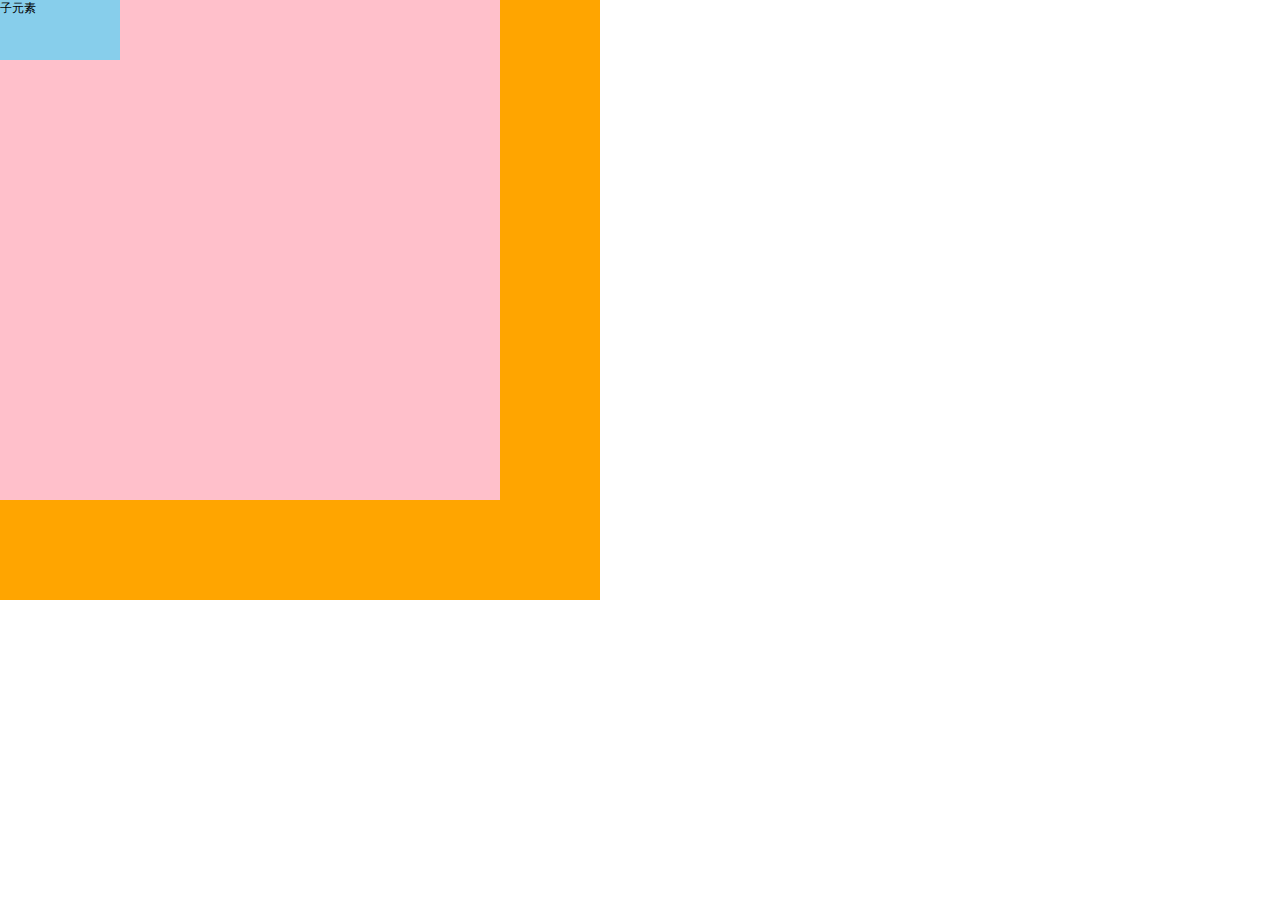
<file: 03-em单位.html>
<!DOCTYPE html>
<html lang="en">
<head>
    <meta charset="UTF-8">
    <meta name="viewport" content="width=device-width, initial-scale=1.0">
    <title>Document</title>
    <style>
        *{
            margin: 0;
            padding: 0;
        }
        html{
            font-size:100px;
        }
        body{
            font-size:50px;
        }
        .grandfather{
            width: 600px;
            height: 600px;
            background: orange;
            font-size:30px;
        }
        .grandfather .father{
            width: 500px;
            height: 500px;
            background:pink;
            font-size:20px;
        }
        .grandfather .father .son{
            width: 10em;
            height: 5em;
            background: skyblue;
            font-size:12px;
        }
        /* 小结: em单位是相对单位,相对的是自身字体大小, 如果自身的字体大小不存在,会继承父辈 */
    </style>
</head>
<body>
    <div class="grandfather">
        <div class="father">
            <div class="son">子元素</div>
        </div>
    </div>
</body>
</html>
</file>
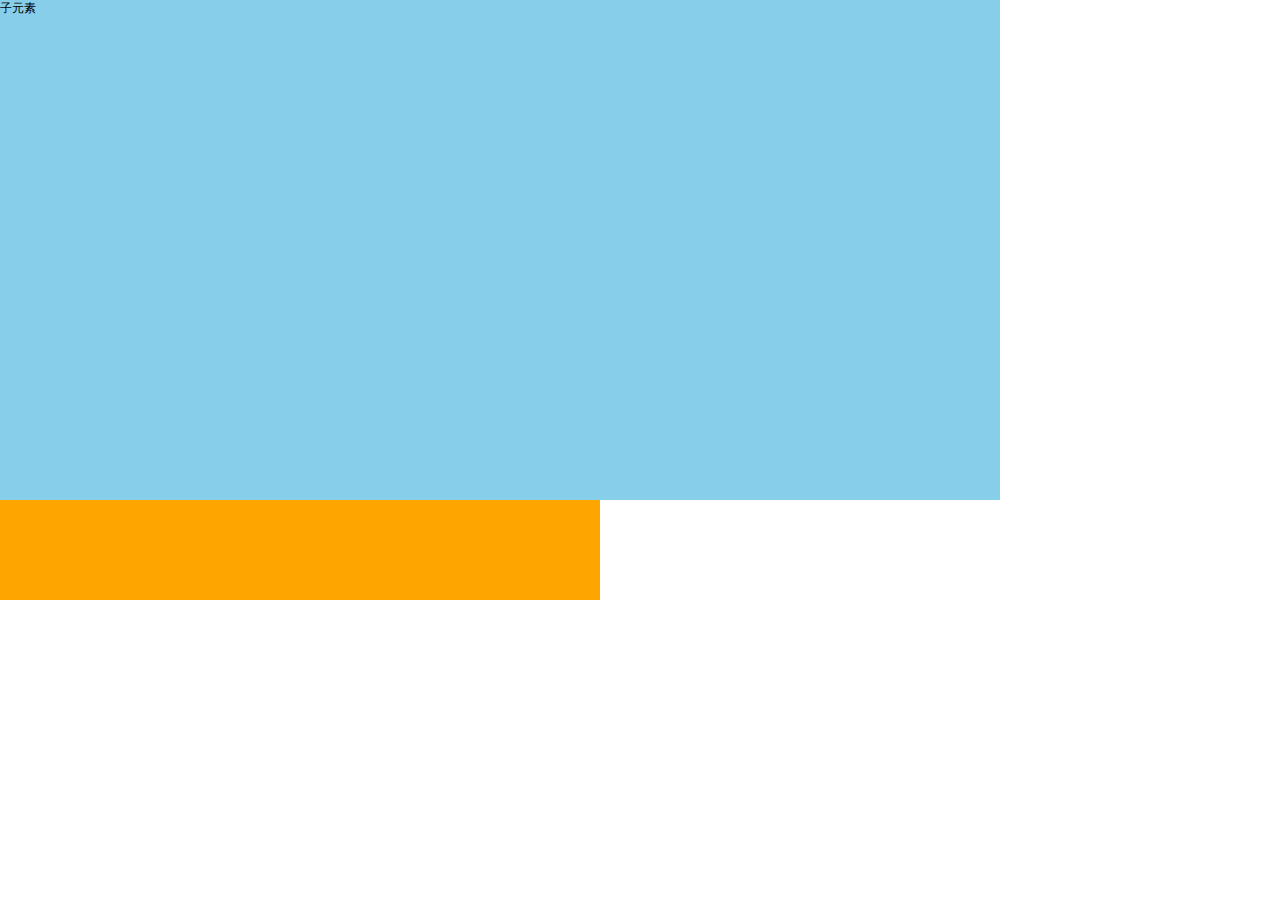
<file: 04-rem单位.html>
<!DOCTYPE html>
<html lang="en">
<head>
    <meta charset="UTF-8">
    <meta name="viewport" content="width=device-width, initial-scale=1.0">
    <title>Document</title>
    <style>
        *{
            margin: 0;
            padding: 0;
        }
        html{
            font-size:100px;
        }
        body{
            font-size:50px;
        }
        .grandfather{
            width: 600px;
            height: 600px;
            background: orange;
            font-size:30px;
        }
        .grandfather .father{
            width: 500px;
            height: 500px;
            background:pink;
            font-size:20px;
        }
        .grandfather .father .son{
            background: skyblue;
            font-size:12px;
            width: 10rem;
            height: 5rem;
        }
        /* rem其中的r就是root根,相对html标签字体大小单位  1rem等于1个html字体大小 */
    </style>
</head>
<body>
    <div class="grandfather">
        <div class="father">
            <div class="son">子元素</div>
        </div>
    </div>
</body>
</html>
</file>
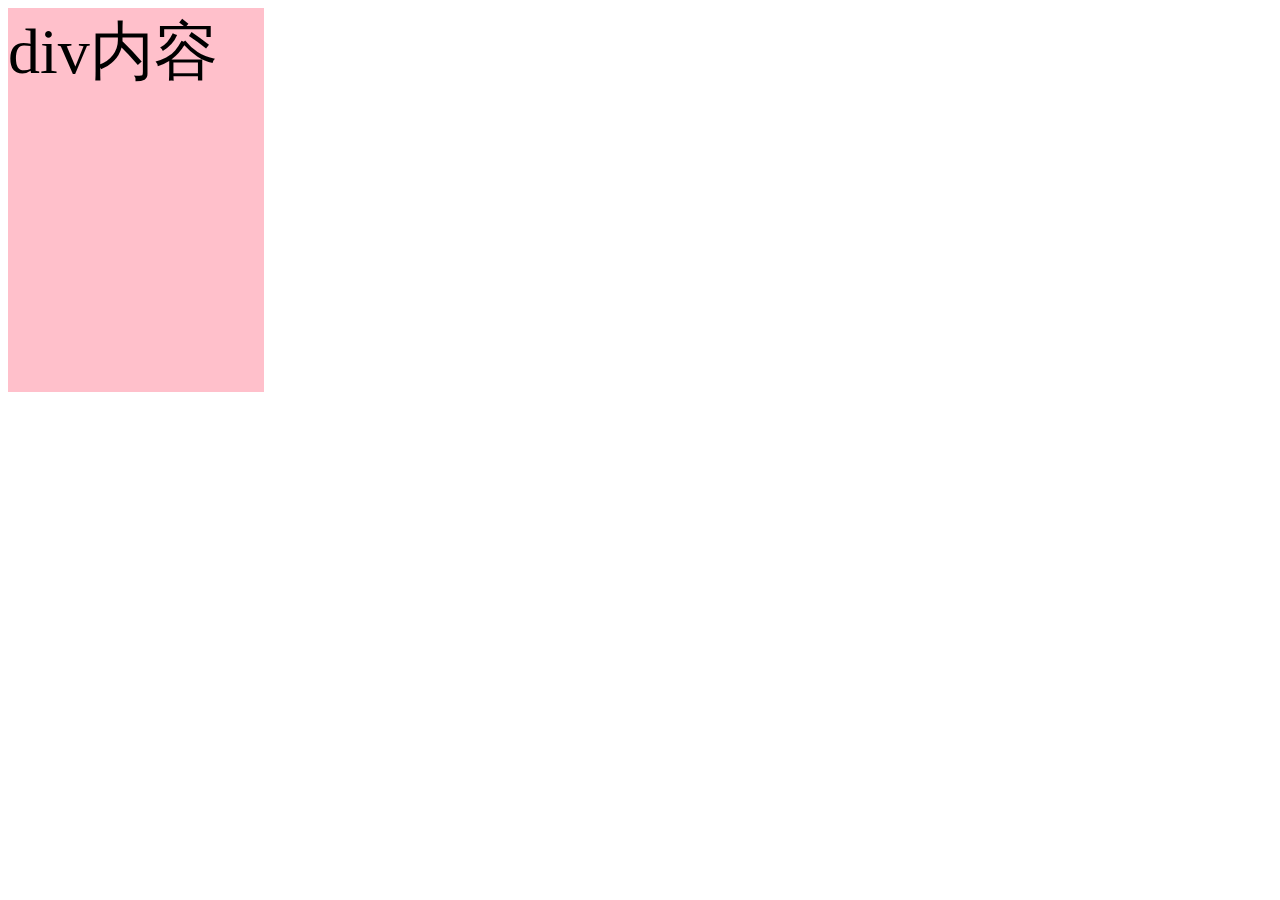
<file: 05-动态改变html字体大小.html>
<!DOCTYPE html>
<html lang="en">
<head>
    <meta charset="UTF-8">
    <meta name="viewport" content="width=device-width, initial-scale=1.0">
    <title>Document</title>
    <style>
        div{
            width: 2rem;
            height: 3rem;
            background: pink;
            font-size:0.5rem;
        }
    </style>
</head>
<body>
    <div>div内容</div>

    <script>
        document.documentElement.style.fontSize = window.innerWidth / 10 + "px"
        
        // 页面重置大小调用该resize事件
        window.onresize = function(){
            document.documentElement.style.fontSize = window.innerWidth / 10 + "px"
        }
    </script>
</body>
</html>
</file>
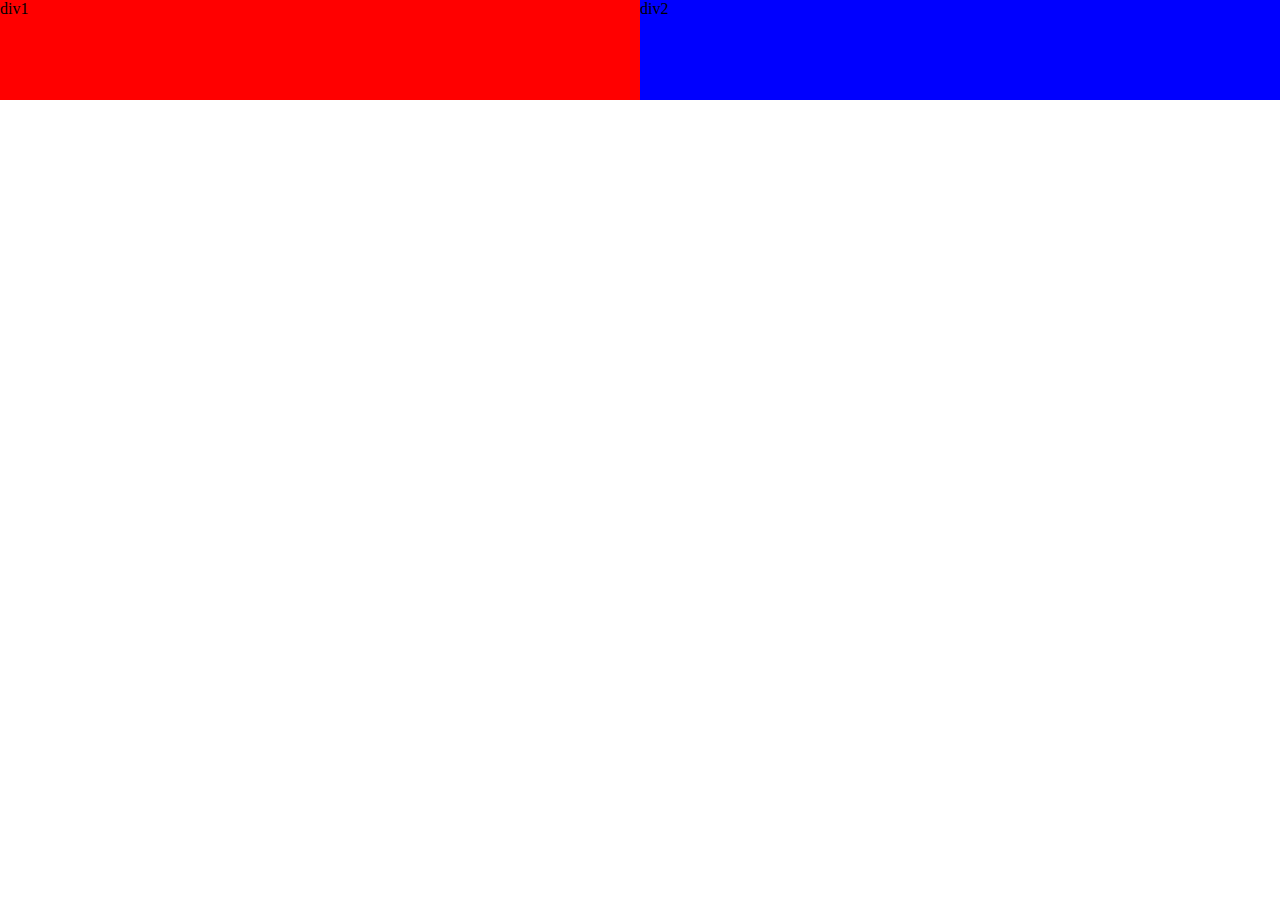
<file: 07-使用媒体查询引入不同的样式表.html>
<!DOCTYPE html>
<html lang="en">
<head>
    <meta charset="UTF-8">
    <meta name="viewport" content="width=device-width, initial-scale=1.0">
    <title>Document</title>
    <style>
        *{
            margin: 0;
            padding: 0;
        }
        .div1{
            background: red;
        }
        .div2{
            background: blue;
        }
    </style>
    <link rel="stylesheet" media="screen and (min-width:740px)" href="css/style01.css">
    <link rel="stylesheet" media="screen and (max-width:739px)" href="css/style02.css">
</head>
<body>
    <div class="div1">div1</div>
    <div class="div2">div2</div>
</body>
</html>
</file>
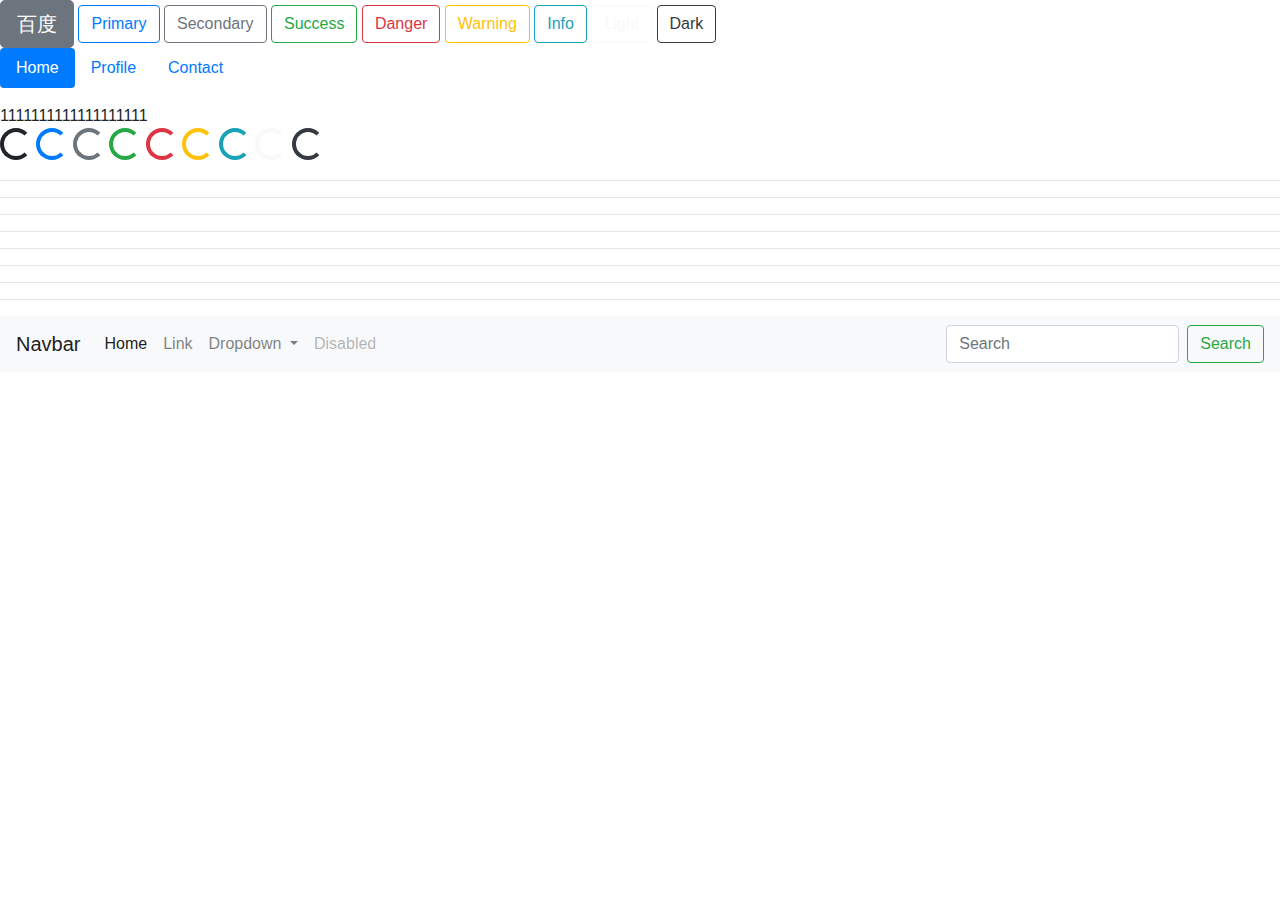
<file: 09-体验bootstrap.html>
<!DOCTYPE html>
<html lang="en">

<head>
    <meta charset="UTF-8">
    <meta name="viewport" content="width=device-width, initial-scale=1.0">
    <title>Document</title>
    <!-- 引入bootstrap.css文件 -->
    <link rel="stylesheet" href="bootstrap/css/bootstrap.css">
    <!-- 先引入jQuery文件 -->
    <script src="bootstrap/js/jquery.min.js"></script>
    <!-- 再引入bootstrap.js文件 -->
    <script src="bootstrap/js/bootstrap.js"></script>
</head>

<body>
    <a href="https://www.baidu.com" class="btn btn-secondary btn-lg">百度</a>

    <button type="button" class="btn btn-outline-primary">Primary</button>
    <button type="button" class="btn btn-outline-secondary">Secondary</button>
    <button type="button" class="btn btn-outline-success">Success</button>
    <button type="button" class="btn btn-outline-danger">Danger</button>
    <button type="button" class="btn btn-outline-warning">Warning</button>
    <button type="button" class="btn btn-outline-info">Info</button>
    <button type="button" class="btn btn-outline-light">Light</button>
    <button type="button" class="btn btn-outline-dark">Dark</button>

    <!-- <div class="bd-example">
        <div id="carouselExampleCaptions" class="carousel slide" data-ride="carousel">
            <ol class="carousel-indicators">
                <li data-target="#carouselExampleCaptions" data-slide-to="0" class="active"></li>
                <li data-target="#carouselExampleCaptions" data-slide-to="1"></li>
                <li data-target="#carouselExampleCaptions" data-slide-to="2"></li>
            </ol>
            <div class="carousel-inner">
                <div class="carousel-item active">
                    <img src="http://code.z01.com/img/2016instbg_01.jpg" class="d-block w-100" alt="...">
                    <div class="carousel-caption d-none d-md-block">
                        <h5>First slide label</h5>
                        <p>Nulla vitae elit libero, a pharetra augue mollis interdum.</p>
                    </div>
                </div>
                <div class="carousel-item">
                    <img src="http://code.z01.com/img/2016instbg_02.jpg" class="d-block w-100" alt="...">
                    <div class="carousel-caption d-none d-md-block">
                        <h5>Second slide label</h5>
                        <p>Lorem ipsum dolor sit amet, consectetur adipiscing elit.</p>
                    </div>
                </div>
                <div class="carousel-item">
                    <img src="http://code.z01.com/img/2016instbg_03.jpg" class="d-block w-100" alt="...">
                    <div class="carousel-caption d-none d-md-block">
                        <h5>Third slide label</h5>
                        <p>Praesent commodo cursus magna, vel scelerisque nisl consectetur.</p>
                    </div>
                </div>
            </div>
            <a class="carousel-control-prev" href="#carouselExampleCaptions" role="button" data-slide="prev">
                <span class="carousel-control-prev-icon" aria-hidden="true"></span>
                <span class="sr-only">Previous</span>
            </a>
            <a class="carousel-control-next" href="#carouselExampleCaptions" role="button" data-slide="next">
                <span class="carousel-control-next-icon" aria-hidden="true"></span>
                <span class="sr-only">Next</span>
            </a>
        </div>
    </div> -->


    <ul class="nav nav-pills mb-3" id="pills-tab" role="tablist">
        <li class="nav-item">
            <a class="nav-link active" id="pills-home-tab" data-toggle="pill" href="#pills-home" role="tab"
                aria-controls="pills-home" aria-selected="true">Home</a>
        </li>
        <li class="nav-item">
            <a class="nav-link" id="pills-profile-tab" data-toggle="pill" href="#pills-profile" role="tab"
                aria-controls="pills-profile" aria-selected="false">Profile</a>
        </li>
        <li class="nav-item">
            <a class="nav-link" id="pills-contact-tab" data-toggle="pill" href="#pills-contact" role="tab"
                aria-controls="pills-contact" aria-selected="false">Contact</a>
        </li>
    </ul>
    <div class="tab-content" id="pills-tabContent">
        <div class="tab-pane fade show active" id="pills-home" role="tabpanel" aria-labelledby="pills-home-tab">
            1111111111111111111
        </div>
        <div class="tab-pane fade" id="pills-profile" role="tabpanel" aria-labelledby="pills-profile-tab">222222</div>
        <div class="tab-pane fade" id="pills-contact" role="tabpanel" aria-labelledby="pills-contact-tab">333333</div>
    </div>

    <div class="spinner-border" role="status">
        <span class="sr-only">加载中Loading...</span>
    </div>

    <div class="spinner-border text-primary" role="status">
        <span class="sr-only">Loading...</span>
    </div>
    <div class="spinner-border text-secondary" role="status">
        <span class="sr-only">Loading...</span>
    </div>
    <div class="spinner-border text-success" role="status">
        <span class="sr-only">Loading...</span>
    </div>
    <div class="spinner-border text-danger" role="status">
        <span class="sr-only">Loading...</span>
    </div>
    <div class="spinner-border text-warning" role="status">
        <span class="sr-only">Loading...</span>
    </div>
    <div class="spinner-border text-info" role="status">
        <span class="sr-only">Loading...</span>
    </div>
    <div class="spinner-border text-light" role="status">
        <span class="sr-only">Loading...</span>
    </div>
    <div class="spinner-border text-dark" role="status">
        <span class="sr-only">Loading...</span>
    </div>

    <hr />
    <hr />
    <hr />
    <hr />
    <hr />
    <hr />
    <hr />
    <hr />


    <nav class="navbar navbar-expand-lg navbar-light bg-light">
        <a class="navbar-brand" href="#">Navbar</a>
        <button class="navbar-toggler" type="button" data-toggle="collapse" data-target="#navbarSupportedContent"
            aria-controls="navbarSupportedContent" aria-expanded="false" aria-label="Toggle navigation">
            <span class="navbar-toggler-icon"></span>
        </button>

        <div class="collapse navbar-collapse" id="navbarSupportedContent">
            <ul class="navbar-nav mr-auto">
                <li class="nav-item active">
                    <a class="nav-link" href="#">Home <span class="sr-only">(current)</span></a>
                </li>
                <li class="nav-item">
                    <a class="nav-link" href="#">Link</a>
                </li>
                <li class="nav-item dropdown">
                    <a class="nav-link dropdown-toggle" href="#" id="navbarDropdown" role="button"
                        data-toggle="dropdown" aria-haspopup="true" aria-expanded="false">
                        Dropdown
                    </a>
                    <div class="dropdown-menu" aria-labelledby="navbarDropdown">
                        <a class="dropdown-item" href="#">Action</a>
                        <a class="dropdown-item" href="#">Another action</a>
                        <div class="dropdown-divider"></div>
                        <a class="dropdown-item" href="#">Something else here</a>
                    </div>
                </li>
                <li class="nav-item">
                    <a class="nav-link disabled" href="#">Disabled</a>
                </li>
            </ul>
            <form class="form-inline my-2 my-lg-0">
                <input class="form-control mr-sm-2" type="search" placeholder="Search" aria-label="Search">
                <button class="btn btn-outline-success my-2 my-sm-0" type="submit">Search</button>
            </form>
        </div>
    </nav>
</body>

</html>
</file>
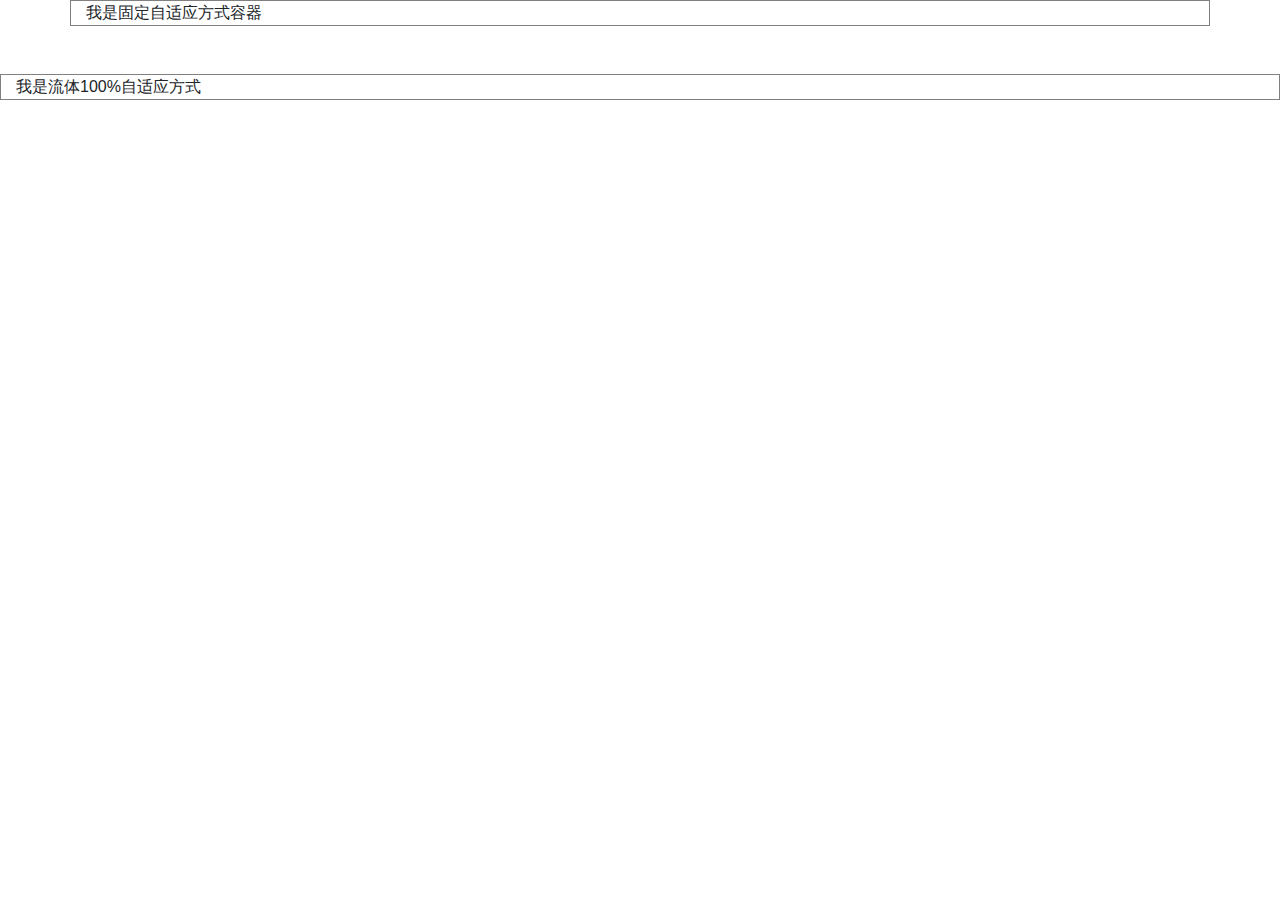
<file: 10-bootstrap布局容器.html>
<!DOCTYPE html>
<html lang="en">
<head>
    <meta charset="UTF-8">
    <meta name="viewport" content="width=device-width, initial-scale=1.0">
    <title>Document</title>
    <link rel="stylesheet" href="bootstrap/css/bootstrap.css">
    <style>
        .container,.container-fluid{
            border:1px solid gray;
        }
    </style>
</head>
<body>
    <!-- .container默认自带15px的左右内填充 -->
    <div class="container">我是固定自适应方式容器</div>
    
    <!-- .container类   固定自适应方式
    响应式布局的容器  固定宽度  ( 类似我们以前学的版心布局 )
    小于576的为超小屏幕      布局容器设置宽度为 100%
    576~768的小屏幕    		布局容器设置宽度为 540px
    768~992的中等屏幕		布局容器设置宽度为 720px
    992~1200的大屏幕    	布局容器设置宽度为 960px
    大于1200的超大屏幕    	布局容器设置宽度为 1140px -->
        
    <br/>
    <br/>
    
    <!-- .container-fluid类   流体100%自适应方式
    流式布局容器 百分百宽度( 我们以前学的通栏布局 )
    占据全部视口（viewport）的容器。
    适合于单独做移动端开发 -->
    <div class="container-fluid">我是流体100%自适应方式</div>
</body>
</html>
</file>
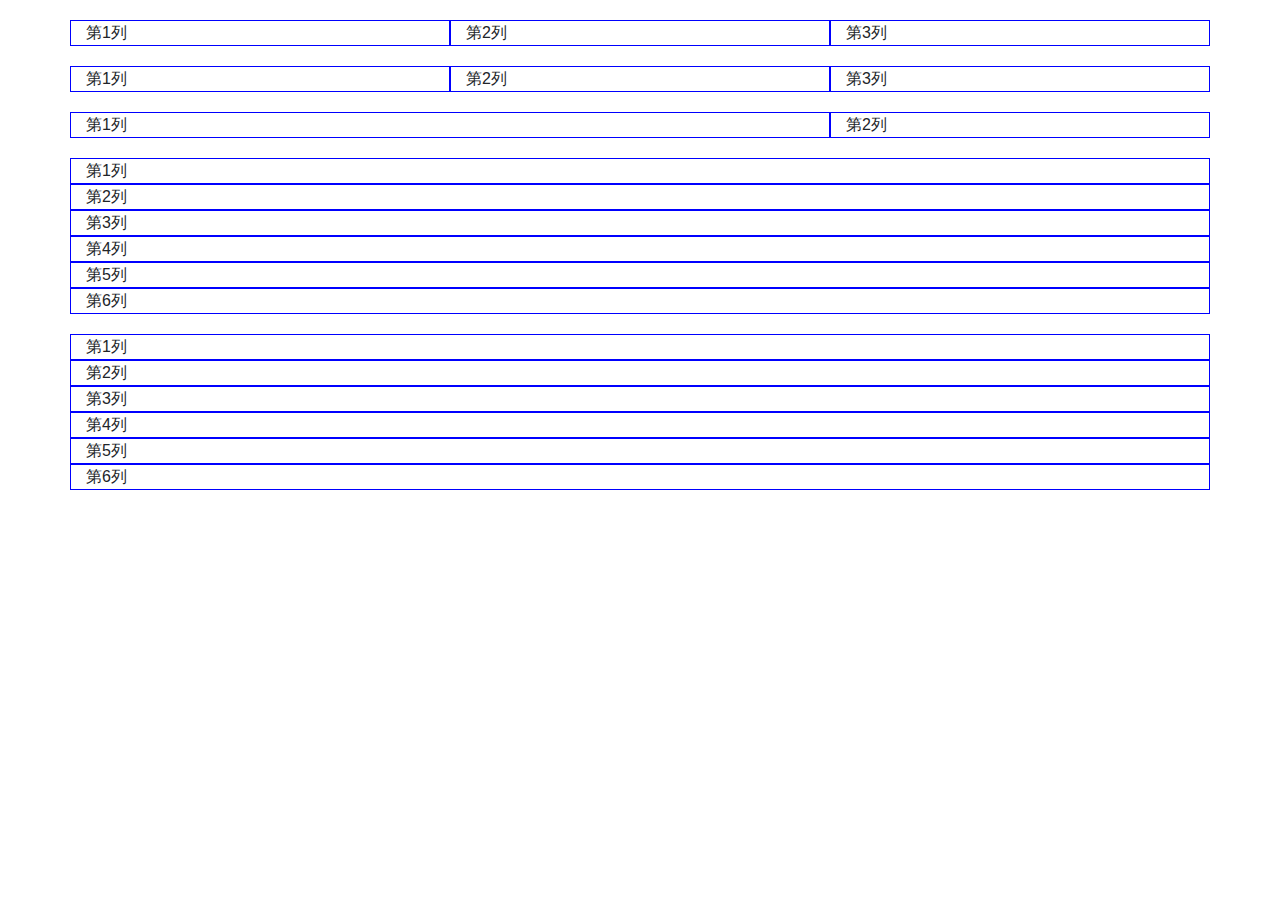
<file: 11-bootstrap栅格系统.html>
<!DOCTYPE html>
<html lang="en">
<head>
    <meta charset="UTF-8">
    <meta name="viewport" content="width=device-width, initial-scale=1.0">
    <title>Document</title>
    <link rel="stylesheet" href="bootstrap/css/bootstrap.css">
    <style>
        .container{
            /* border:1px solid red; */
        }
        .row{
            margin-bottom: 20px;
            margin-top: 20px;
        }
        /* CSS3属性选择器  div标签具有class属性,含有col字符串 */
        div[class*="col"]{
            border:1px solid blue;
        }
    </style>
</head>
<body>
    <!-- bootstrap最成功也是最难的就是栅格系统 -->
    <!-- 栅格系统就是把一行分成若干个格子, bootstrap允许一行最多12个格子(列) -->
    <!-- 我们一般布局容器使用.container或者.container-fluid -->
    <!-- 接着我们会在布局容器里面嵌套.row 行的意思 .row可以去掉.container或者.container-fluid默认左右15px内填充 -->
    <!-- .row我们会继续嵌套列  有以下几种写
        .col                均分一行
        .col-屏幕尺寸
        .col-多少格 
        .col-屏幕尺寸-多少格   
     -->

     <!-- 屏幕尺寸 -->
    <!-- .col 超小屏幕   小于576px -->
    <!-- .col-sm小屏幕   大于576px -->
    <!-- .col-md中屏幕   大于768px -->
    <!-- .col-lg大屏幕   大于992px -->
    <!-- .col-xl大屏幕   大于1200px -->

    <!-- 移动端优先,如果大屏幕没写,会按小屏幕的设置 -->

    <div class="container">
        <div class="row">
            <div class="col">第1列</div>
            <div class="col">第2列</div>
            <div class="col">第3列</div>
        </div>

        <div class="row">
            <div class="col-md">第1列</div>
            <div class="col-md">第2列</div>
            <div class="col-md">第3列</div>
        </div>

        <div class="row">
            <div class="col-8">第1列</div>
            <div class="col-4">第2列</div>
        </div>

        <div class="row">
            <div class="col-2 col-sm-3 col-md-4 col-lg-6 col-xl-12">第1列</div>
            <div class="col-2 col-sm-3 col-md-4 col-lg-6 col-xl-12">第2列</div>
            <div class="col-2 col-sm-3 col-md-4 col-lg-6 col-xl-12">第3列</div>
            <div class="col-2 col-sm-3 col-md-4 col-lg-6 col-xl-12">第4列</div>
            <div class="col-2 col-sm-3 col-md-4 col-lg-6 col-xl-12">第5列</div>
            <div class="col-2 col-sm-3 col-md-4 col-lg-6 col-xl-12">第6列</div>
        </div>

        <div class="row">
            <div class="col-sm-3 col-lg-6 col-xl-12">第1列</div>
            <div class="col-sm-3 col-lg-6 col-xl-12">第2列</div>
            <div class="col-sm-3 col-lg-6 col-xl-12">第3列</div>
            <div class="col-sm-3 col-lg-6 col-xl-12">第4列</div>
            <div class="col-sm-3 col-lg-6 col-xl-12">第5列</div>
            <div class="col-sm-3 col-lg-6 col-xl-12">第6列</div>
        </div>
    </div>
</body>
</html>
</file>
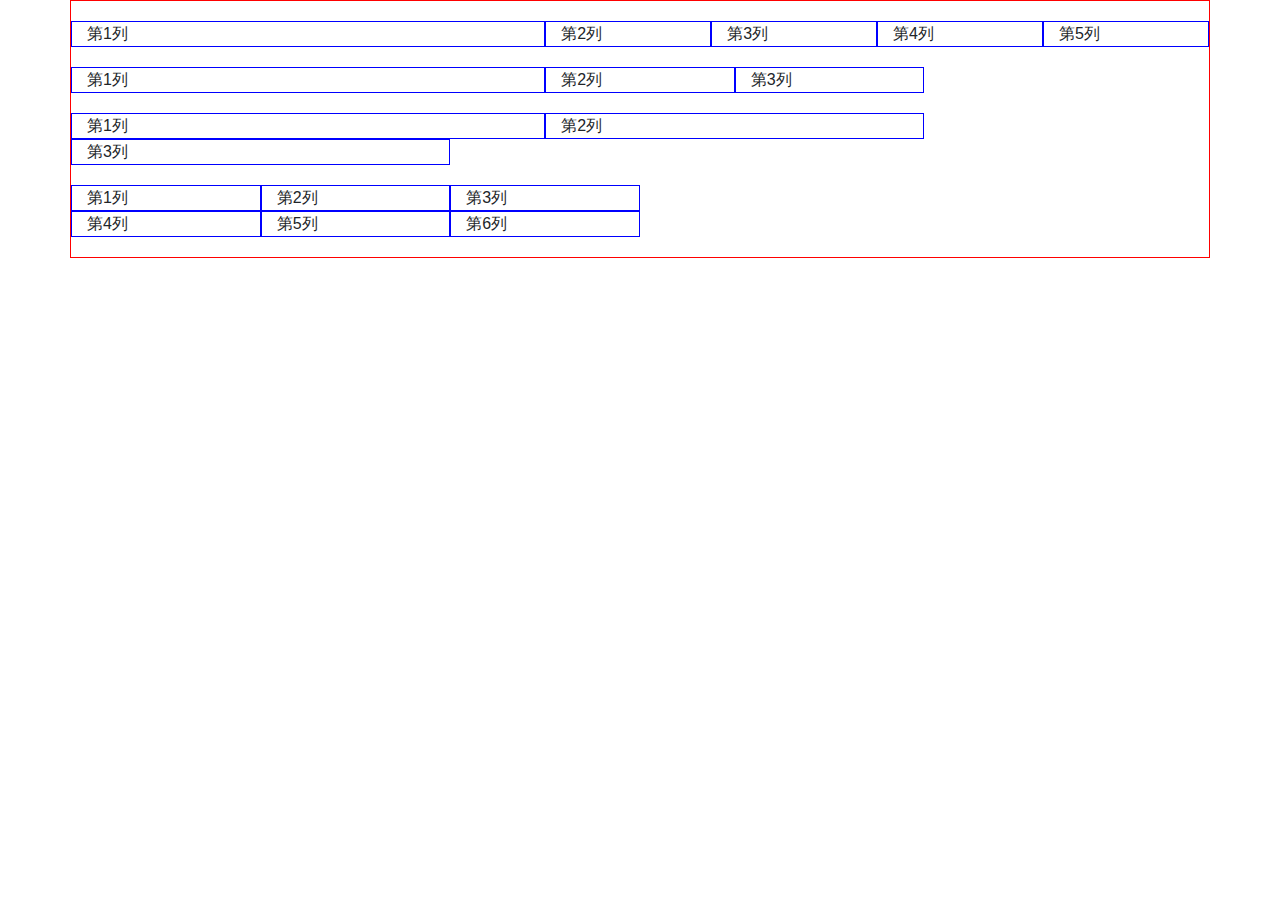
<file: 12-bootstrap栅格系统补充内容.html>
<!DOCTYPE html>
<html lang="en">
<head>
    <meta charset="UTF-8">
    <meta name="viewport" content="width=device-width, initial-scale=1.0">
    <title>Document</title>
    <link rel="stylesheet" href="bootstrap/css/bootstrap.css">
    <style>
        .container{
            border:1px solid red;
        }
        .row{
            margin-bottom: 20px;
            margin-top: 20px;
        }
        /* CSS3属性选择器  div标签具有class属性,含有col字符串 */
        div[class*="col"]{
            border:1px solid blue;
        }
    </style>
</head>
<body>
    <!-- bootstrap最成功也是最难的就是栅格系统 -->
    <!-- 栅格系统就是把一行分成若干个格子, bootstrap允许一行最多12个格子(列) -->
    <!-- 我们一般布局容器使用.container或者.container-fluid -->
    <!-- 接着我们会在布局容器里面嵌套.row 行的意思 .row可以去掉.container或者.container-fluid默认左右15px内填充 -->
    <!-- .row我们会继续嵌套列  有以下几种写
        .col                均分一行
        .col-屏幕尺寸
        .col-多少格 
        .col-屏幕尺寸-多少格   
     -->

     <!-- 屏幕尺寸 -->
    <!-- .col 超小屏幕   小于576px -->
    <!-- .col-sm小屏幕   大于576px -->
    <!-- .col-md中屏幕   大于768px -->
    <!-- .col-lg大屏幕   大于992px -->
    <!-- .col-xl大屏幕   大于1200px -->

    <!-- 移动端优先,如果大屏幕没写,会按小屏幕的设置 -->

    <div class="container">
        <div class="row">
            <div class="col-sm-5">第1列</div>
            <div class="col">第2列</div>
            <div class="col">第3列</div>
            <div class="col">第4列</div>
            <div class="col">第5列</div>
        </div>

        <!-- 如果不足够12份 -->
        <div class="row">
            <div class="col-sm-5">第1列</div>
            <div class="col-sm-2">第2列</div>
            <div class="col-sm-2">第3列</div>
        </div>

        <!-- 如果超过12份 -->
        <div class="row">
            <div class="col-sm-5">第1列</div>
            <div class="col-sm-4">第2列</div>
            <div class="col-sm-4">第3列</div>
        </div>

        <!-- 想要列换行,需要使用.w-100 -->
        <div class="row">
            <div class="col-sm-2">第1列</div>
            <div class="col-sm-2">第2列</div>
            <div class="col-sm-2">第3列</div>
            <div class="w-100"></div>
            <div class="col-sm-2">第4列</div>
            <div class="col-sm-2">第5列</div>
            <div class="col-sm-2">第6列</div>
        </div>
    </div>
</body>
</html>
</file>
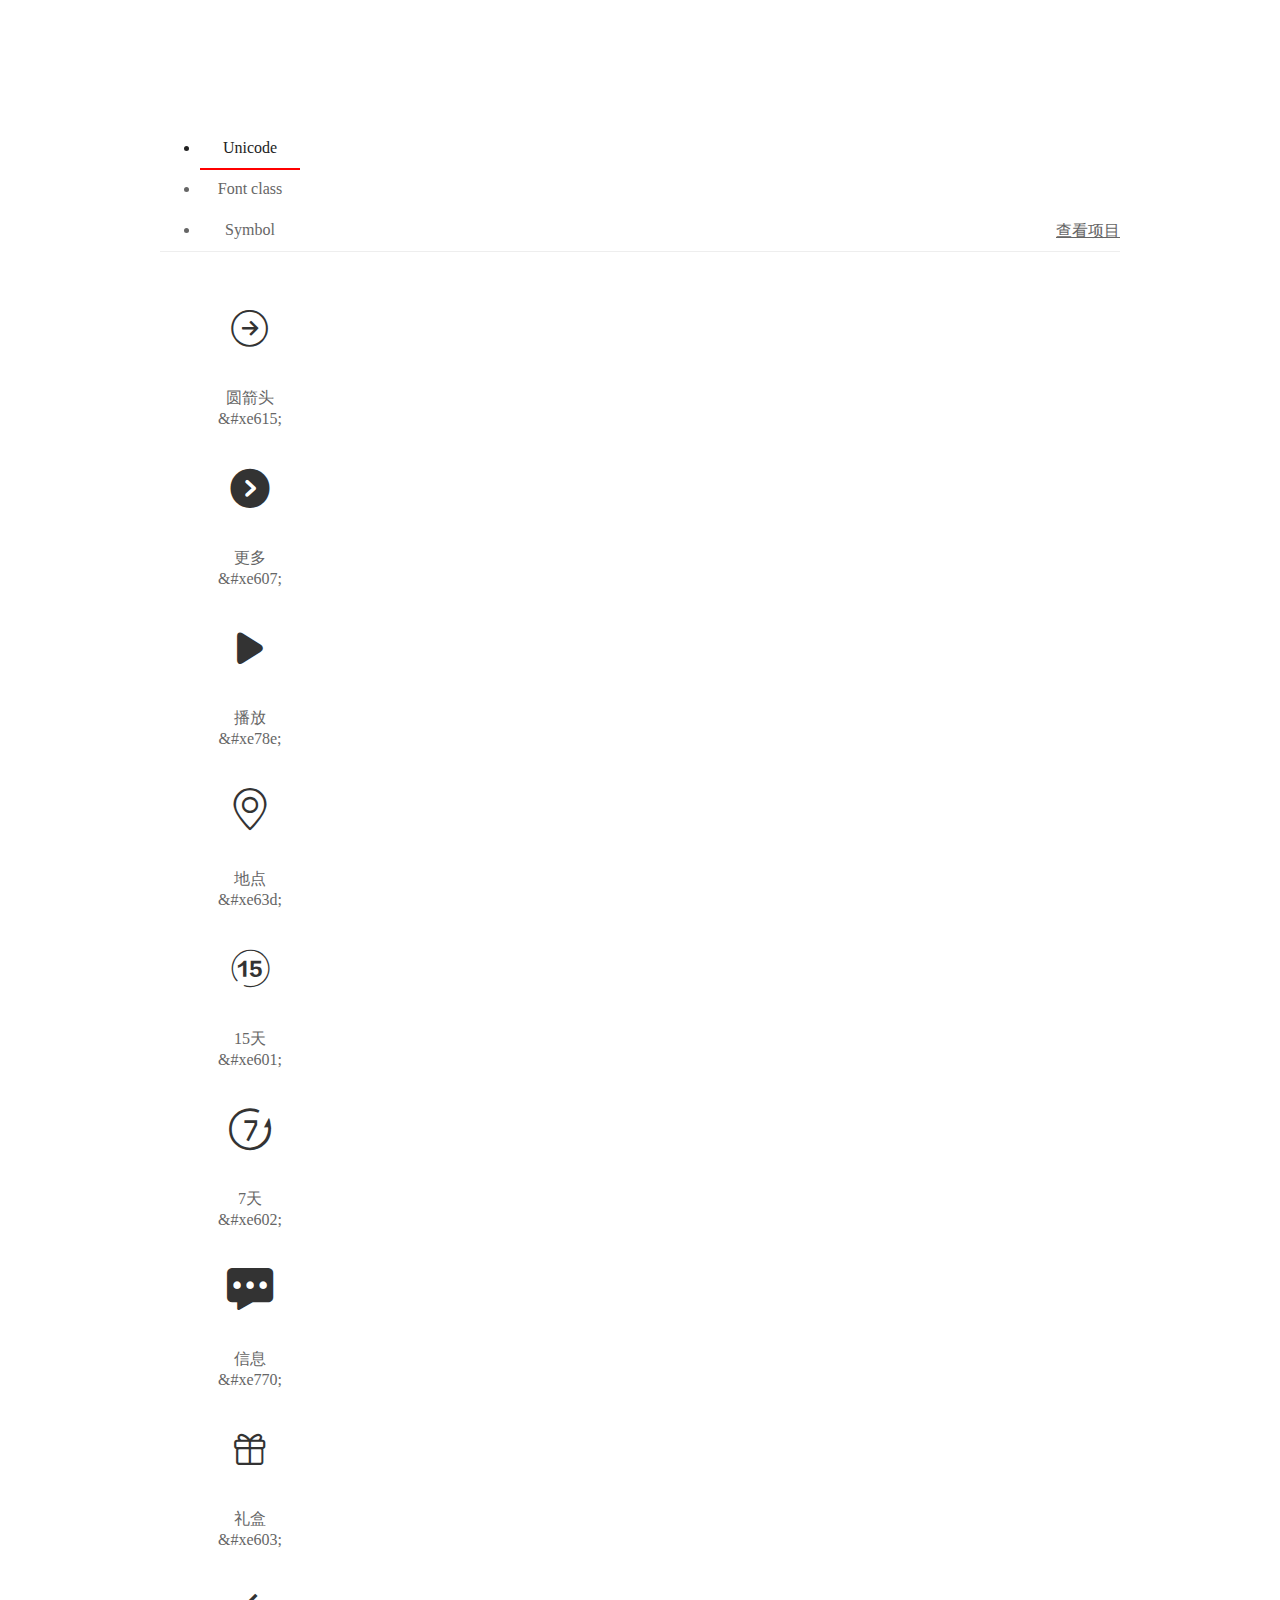
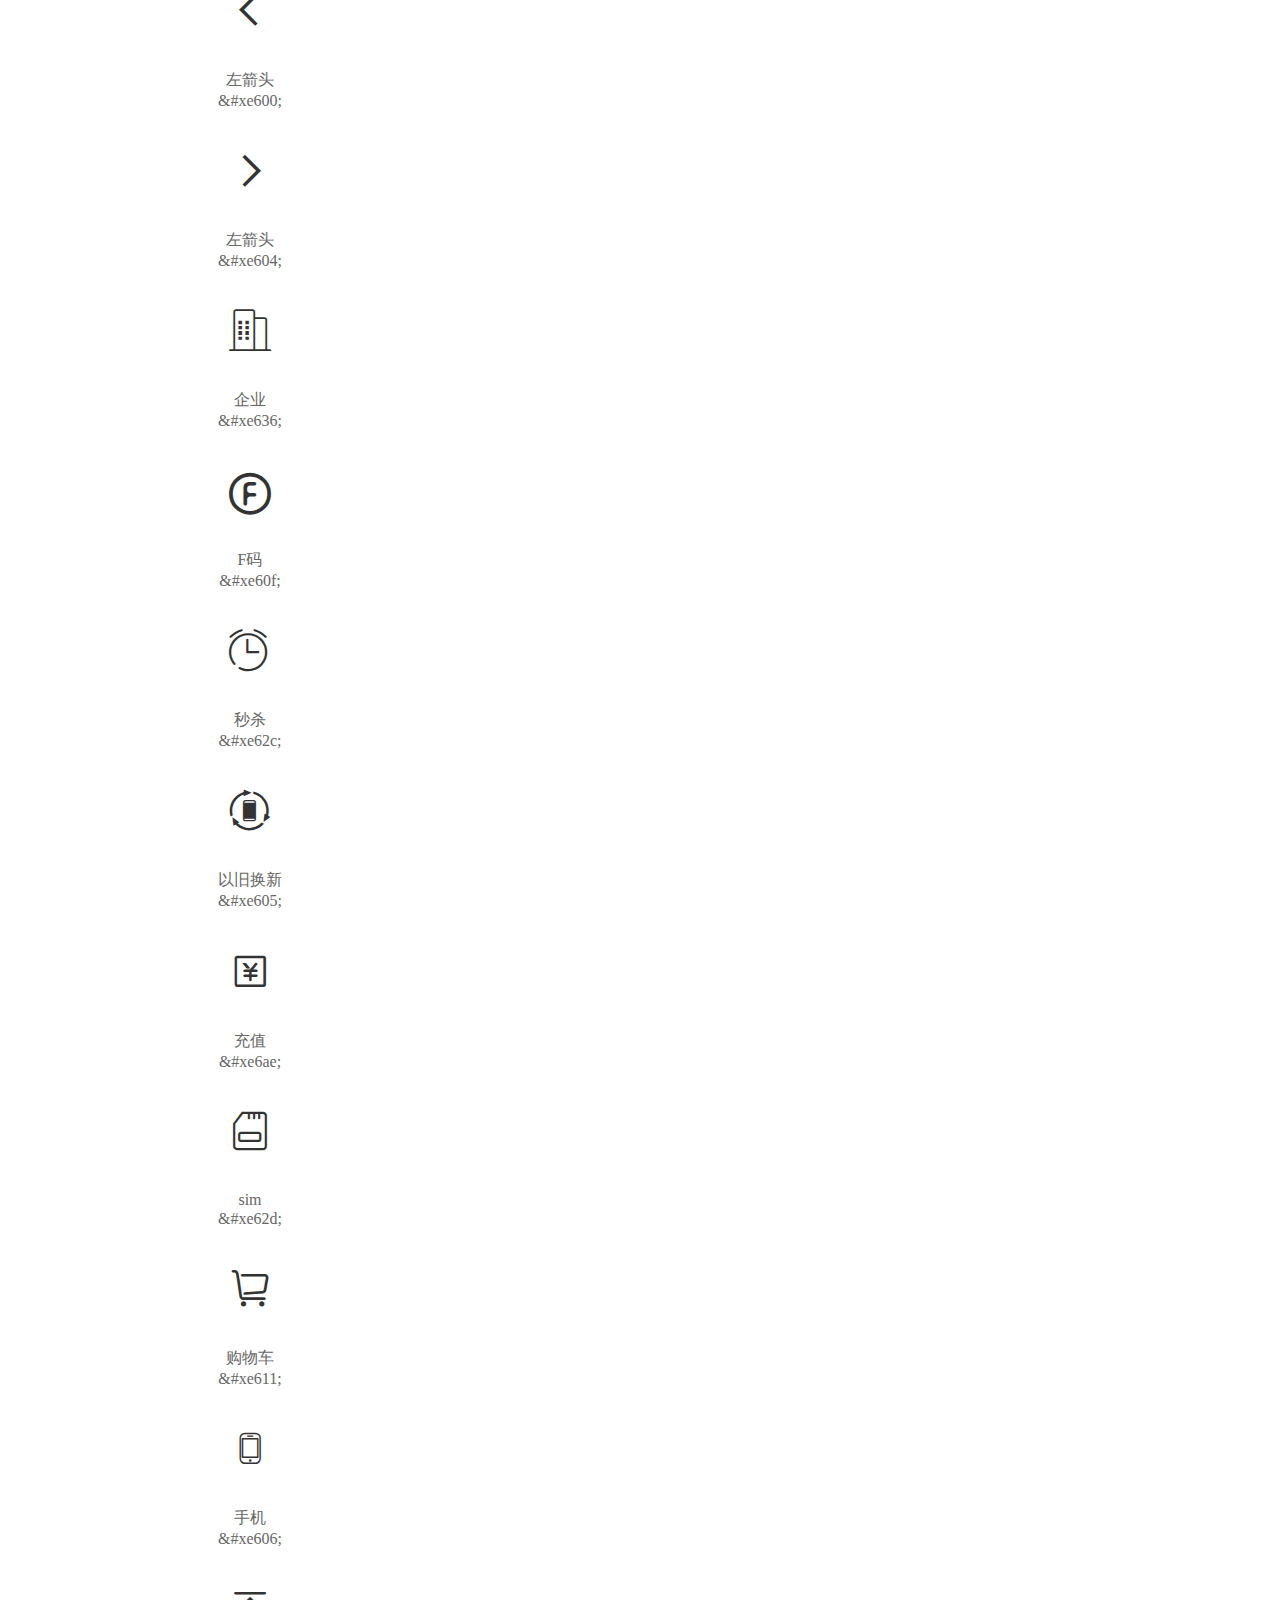
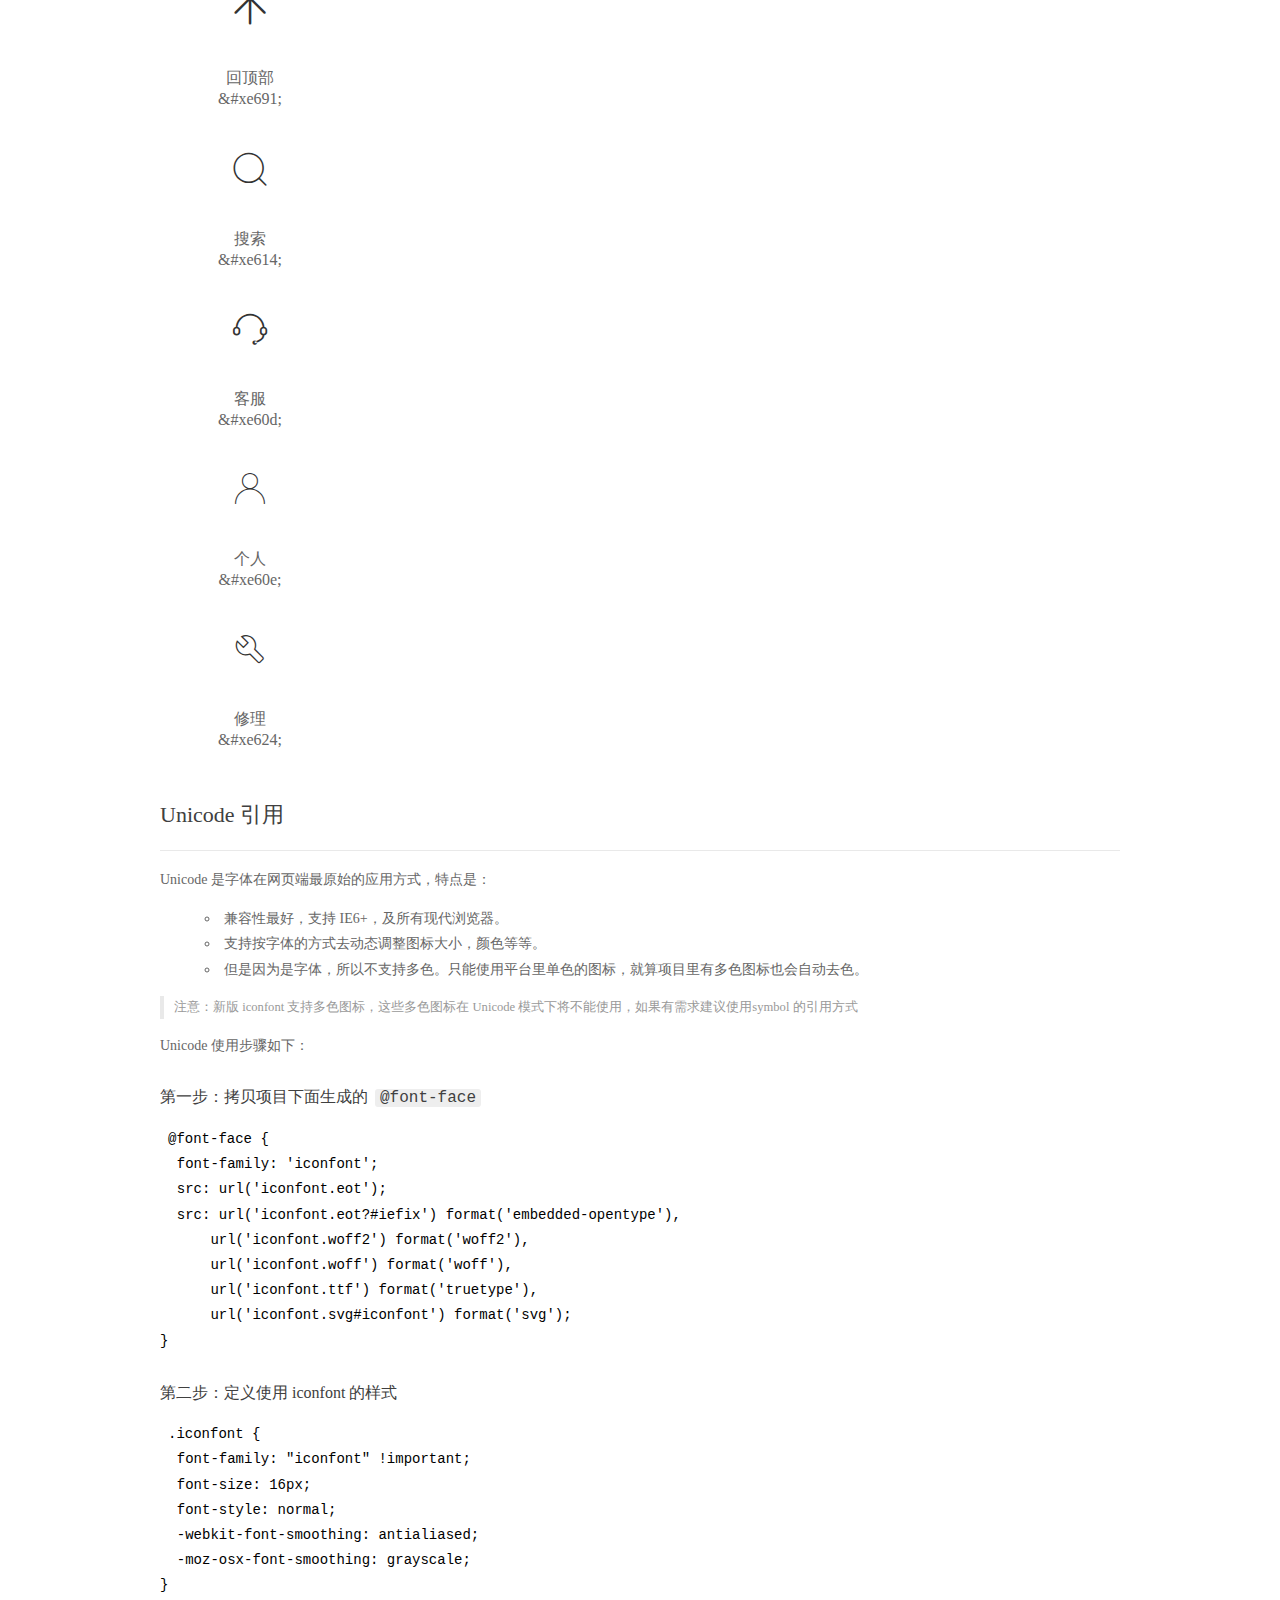
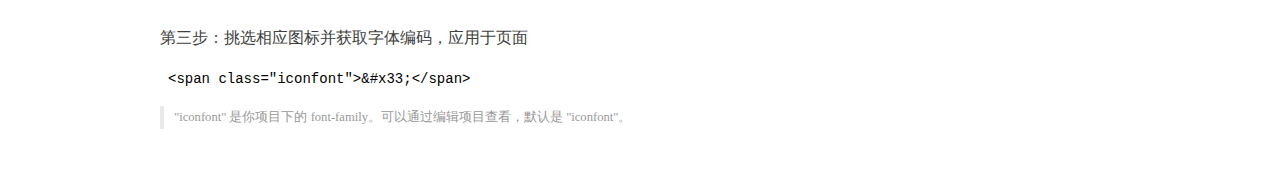
<file: 考核项目-仿小米官网/字体图标/font_1825782_hn2gobme7ak/demo_index.html>
<!DOCTYPE html>
<html>
<head>
  <meta charset="utf-8"/>
  <title>IconFont Demo</title>
  <link rel="shortcut icon" href="https://img.alicdn.com/tps/i4/TB1_oz6GVXXXXaFXpXXJDFnIXXX-64-64.ico" type="image/x-icon"/>
  <link rel="stylesheet" href="https://g.alicdn.com/thx/cube/1.3.2/cube.min.css">
  <link rel="stylesheet" href="demo.css">
  <link rel="stylesheet" href="iconfont.css">
  <script src="iconfont.js"></script>
  <!-- jQuery -->
  <script src="https://a1.alicdn.com/oss/uploads/2018/12/26/7bfddb60-08e8-11e9-9b04-53e73bb6408b.js"></script>
  <!-- 代码高亮 -->
  <script src="https://a1.alicdn.com/oss/uploads/2018/12/26/a3f714d0-08e6-11e9-8a15-ebf944d7534c.js"></script>
</head>
<body>
  <div class="main">
    <h1 class="logo"><a href="https://www.iconfont.cn/" title="iconfont 首页" target="_blank">&#xe86b;</a></h1>
    <div class="nav-tabs">
      <ul id="tabs" class="dib-box">
        <li class="dib active"><span>Unicode</span></li>
        <li class="dib"><span>Font class</span></li>
        <li class="dib"><span>Symbol</span></li>
      </ul>
      
      <a href="https://www.iconfont.cn/manage/index?manage_type=myprojects&projectId=1825782" target="_blank" class="nav-more">查看项目</a>
      
    </div>
    <div class="tab-container">
      <div class="content unicode" style="display: block;">
          <ul class="icon_lists dib-box">
          
            <li class="dib">
              <span class="icon iconfont">&#xe615;</span>
                <div class="name">圆箭头</div>
                <div class="code-name">&amp;#xe615;</div>
              </li>
          
            <li class="dib">
              <span class="icon iconfont">&#xe607;</span>
                <div class="name">更多</div>
                <div class="code-name">&amp;#xe607;</div>
              </li>
          
            <li class="dib">
              <span class="icon iconfont">&#xe78e;</span>
                <div class="name">播放</div>
                <div class="code-name">&amp;#xe78e;</div>
              </li>
          
            <li class="dib">
              <span class="icon iconfont">&#xe63d;</span>
                <div class="name">地点</div>
                <div class="code-name">&amp;#xe63d;</div>
              </li>
          
            <li class="dib">
              <span class="icon iconfont">&#xe601;</span>
                <div class="name">15天</div>
                <div class="code-name">&amp;#xe601;</div>
              </li>
          
            <li class="dib">
              <span class="icon iconfont">&#xe602;</span>
                <div class="name">7天</div>
                <div class="code-name">&amp;#xe602;</div>
              </li>
          
            <li class="dib">
              <span class="icon iconfont">&#xe770;</span>
                <div class="name">信息</div>
                <div class="code-name">&amp;#xe770;</div>
              </li>
          
            <li class="dib">
              <span class="icon iconfont">&#xe603;</span>
                <div class="name">礼盒</div>
                <div class="code-name">&amp;#xe603;</div>
              </li>
          
            <li class="dib">
              <span class="icon iconfont">&#xe600;</span>
                <div class="name">左箭头</div>
                <div class="code-name">&amp;#xe600;</div>
              </li>
          
            <li class="dib">
              <span class="icon iconfont">&#xe604;</span>
                <div class="name">左箭头</div>
                <div class="code-name">&amp;#xe604;</div>
              </li>
          
            <li class="dib">
              <span class="icon iconfont">&#xe636;</span>
                <div class="name">企业</div>
                <div class="code-name">&amp;#xe636;</div>
              </li>
          
            <li class="dib">
              <span class="icon iconfont">&#xe60f;</span>
                <div class="name">F码</div>
                <div class="code-name">&amp;#xe60f;</div>
              </li>
          
            <li class="dib">
              <span class="icon iconfont">&#xe62c;</span>
                <div class="name">秒杀</div>
                <div class="code-name">&amp;#xe62c;</div>
              </li>
          
            <li class="dib">
              <span class="icon iconfont">&#xe605;</span>
                <div class="name">以旧换新</div>
                <div class="code-name">&amp;#xe605;</div>
              </li>
          
            <li class="dib">
              <span class="icon iconfont">&#xe6ae;</span>
                <div class="name">充值</div>
                <div class="code-name">&amp;#xe6ae;</div>
              </li>
          
            <li class="dib">
              <span class="icon iconfont">&#xe62d;</span>
                <div class="name">sim</div>
                <div class="code-name">&amp;#xe62d;</div>
              </li>
          
            <li class="dib">
              <span class="icon iconfont">&#xe611;</span>
                <div class="name">购物车</div>
                <div class="code-name">&amp;#xe611;</div>
              </li>
          
            <li class="dib">
              <span class="icon iconfont">&#xe606;</span>
                <div class="name">手机</div>
                <div class="code-name">&amp;#xe606;</div>
              </li>
          
            <li class="dib">
              <span class="icon iconfont">&#xe691;</span>
                <div class="name">回顶部</div>
                <div class="code-name">&amp;#xe691;</div>
              </li>
          
            <li class="dib">
              <span class="icon iconfont">&#xe614;</span>
                <div class="name">搜索</div>
                <div class="code-name">&amp;#xe614;</div>
              </li>
          
            <li class="dib">
              <span class="icon iconfont">&#xe60d;</span>
                <div class="name">客服</div>
                <div class="code-name">&amp;#xe60d;</div>
              </li>
          
            <li class="dib">
              <span class="icon iconfont">&#xe60e;</span>
                <div class="name">个人</div>
                <div class="code-name">&amp;#xe60e;</div>
              </li>
          
            <li class="dib">
              <span class="icon iconfont">&#xe624;</span>
                <div class="name">修理</div>
                <div class="code-name">&amp;#xe624;</div>
              </li>
          
          </ul>
          <div class="article markdown">
          <h2 id="unicode-">Unicode 引用</h2>
          <hr>

          <p>Unicode 是字体在网页端最原始的应用方式，特点是：</p>
          <ul>
            <li>兼容性最好，支持 IE6+，及所有现代浏览器。</li>
            <li>支持按字体的方式去动态调整图标大小，颜色等等。</li>
            <li>但是因为是字体，所以不支持多色。只能使用平台里单色的图标，就算项目里有多色图标也会自动去色。</li>
          </ul>
          <blockquote>
            <p>注意：新版 iconfont 支持多色图标，这些多色图标在 Unicode 模式下将不能使用，如果有需求建议使用symbol 的引用方式</p>
          </blockquote>
          <p>Unicode 使用步骤如下：</p>
          <h3 id="-font-face">第一步：拷贝项目下面生成的 <code>@font-face</code></h3>
<pre><code class="language-css"
>@font-face {
  font-family: 'iconfont';
  src: url('iconfont.eot');
  src: url('iconfont.eot?#iefix') format('embedded-opentype'),
      url('iconfont.woff2') format('woff2'),
      url('iconfont.woff') format('woff'),
      url('iconfont.ttf') format('truetype'),
      url('iconfont.svg#iconfont') format('svg');
}
</code></pre>
          <h3 id="-iconfont-">第二步：定义使用 iconfont 的样式</h3>
<pre><code class="language-css"
>.iconfont {
  font-family: "iconfont" !important;
  font-size: 16px;
  font-style: normal;
  -webkit-font-smoothing: antialiased;
  -moz-osx-font-smoothing: grayscale;
}
</code></pre>
          <h3 id="-">第三步：挑选相应图标并获取字体编码，应用于页面</h3>
<pre>
<code class="language-html"
>&lt;span class="iconfont"&gt;&amp;#x33;&lt;/span&gt;
</code></pre>
          <blockquote>
            <p>"iconfont" 是你项目下的 font-family。可以通过编辑项目查看，默认是 "iconfont"。</p>
          </blockquote>
          </div>
      </div>
      <div class="content font-class">
        <ul class="icon_lists dib-box">
          
          <li class="dib">
            <span class="icon iconfont icon-yuanjiantou"></span>
            <div class="name">
              圆箭头
            </div>
            <div class="code-name">.icon-yuanjiantou
            </div>
          </li>
          
          <li class="dib">
            <span class="icon iconfont icon-gengduo"></span>
            <div class="name">
              更多
            </div>
            <div class="code-name">.icon-gengduo
            </div>
          </li>
          
          <li class="dib">
            <span class="icon iconfont icon-tubiaozhizuomoban"></span>
            <div class="name">
              播放
            </div>
            <div class="code-name">.icon-tubiaozhizuomoban
            </div>
          </li>
          
          <li class="dib">
            <span class="icon iconfont icon-didian"></span>
            <div class="name">
              地点
            </div>
            <div class="code-name">.icon-didian
            </div>
          </li>
          
          <li class="dib">
            <span class="icon iconfont icon-tian"></span>
            <div class="name">
              15天
            </div>
            <div class="code-name">.icon-tian
            </div>
          </li>
          
          <li class="dib">
            <span class="icon iconfont icon-tian1"></span>
            <div class="name">
              7天
            </div>
            <div class="code-name">.icon-tian1
            </div>
          </li>
          
          <li class="dib">
            <span class="icon iconfont icon-xinxi"></span>
            <div class="name">
              信息
            </div>
            <div class="code-name">.icon-xinxi
            </div>
          </li>
          
          <li class="dib">
            <span class="icon iconfont icon-lihe"></span>
            <div class="name">
              礼盒
            </div>
            <div class="code-name">.icon-lihe
            </div>
          </li>
          
          <li class="dib">
            <span class="icon iconfont icon-arrow-left-copy"></span>
            <div class="name">
              左箭头
            </div>
            <div class="code-name">.icon-arrow-left-copy
            </div>
          </li>
          
          <li class="dib">
            <span class="icon iconfont icon-left"></span>
            <div class="name">
              左箭头
            </div>
            <div class="code-name">.icon-left
            </div>
          </li>
          
          <li class="dib">
            <span class="icon iconfont icon-company"></span>
            <div class="name">
              企业
            </div>
            <div class="code-name">.icon-company
            </div>
          </li>
          
          <li class="dib">
            <span class="icon iconfont icon-fma"></span>
            <div class="name">
              F码
            </div>
            <div class="code-name">.icon-fma
            </div>
          </li>
          
          <li class="dib">
            <span class="icon iconfont icon-miaosha"></span>
            <div class="name">
              秒杀
            </div>
            <div class="code-name">.icon-miaosha
            </div>
          </li>
          
          <li class="dib">
            <span class="icon iconfont icon-yijiuhuanxin"></span>
            <div class="name">
              以旧换新
            </div>
            <div class="code-name">.icon-yijiuhuanxin
            </div>
          </li>
          
          <li class="dib">
            <span class="icon iconfont icon-icon-test"></span>
            <div class="name">
              充值
            </div>
            <div class="code-name">.icon-icon-test
            </div>
          </li>
          
          <li class="dib">
            <span class="icon iconfont icon-sim"></span>
            <div class="name">
              sim
            </div>
            <div class="code-name">.icon-sim
            </div>
          </li>
          
          <li class="dib">
            <span class="icon iconfont icon-gouwuche"></span>
            <div class="name">
              购物车
            </div>
            <div class="code-name">.icon-gouwuche
            </div>
          </li>
          
          <li class="dib">
            <span class="icon iconfont icon-shouji"></span>
            <div class="name">
              手机
            </div>
            <div class="code-name">.icon-shouji
            </div>
          </li>
          
          <li class="dib">
            <span class="icon iconfont icon-huidingbu"></span>
            <div class="name">
              回顶部
            </div>
            <div class="code-name">.icon-huidingbu
            </div>
          </li>
          
          <li class="dib">
            <span class="icon iconfont icon-sousuo"></span>
            <div class="name">
              搜索
            </div>
            <div class="code-name">.icon-sousuo
            </div>
          </li>
          
          <li class="dib">
            <span class="icon iconfont icon-kefu"></span>
            <div class="name">
              客服
            </div>
            <div class="code-name">.icon-kefu
            </div>
          </li>
          
          <li class="dib">
            <span class="icon iconfont icon-geren"></span>
            <div class="name">
              个人
            </div>
            <div class="code-name">.icon-geren
            </div>
          </li>
          
          <li class="dib">
            <span class="icon iconfont icon-xiuli"></span>
            <div class="name">
              修理
            </div>
            <div class="code-name">.icon-xiuli
            </div>
          </li>
          
        </ul>
        <div class="article markdown">
        <h2 id="font-class-">font-class 引用</h2>
        <hr>

        <p>font-class 是 Unicode 使用方式的一种变种，主要是解决 Unicode 书写不直观，语意不明确的问题。</p>
        <p>与 Unicode 使用方式相比，具有如下特点：</p>
        <ul>
          <li>兼容性良好，支持 IE8+，及所有现代浏览器。</li>
          <li>相比于 Unicode 语意明确，书写更直观。可以很容易分辨这个 icon 是什么。</li>
          <li>因为使用 class 来定义图标，所以当要替换图标时，只需要修改 class 里面的 Unicode 引用。</li>
          <li>不过因为本质上还是使用的字体，所以多色图标还是不支持的。</li>
        </ul>
        <p>使用步骤如下：</p>
        <h3 id="-fontclass-">第一步：引入项目下面生成的 fontclass 代码：</h3>
<pre><code class="language-html">&lt;link rel="stylesheet" href="./iconfont.css"&gt;
</code></pre>
        <h3 id="-">第二步：挑选相应图标并获取类名，应用于页面：</h3>
<pre><code class="language-html">&lt;span class="iconfont icon-xxx"&gt;&lt;/span&gt;
</code></pre>
        <blockquote>
          <p>"
            iconfont" 是你项目下的 font-family。可以通过编辑项目查看，默认是 "iconfont"。</p>
        </blockquote>
      </div>
      </div>
      <div class="content symbol">
          <ul class="icon_lists dib-box">
          
            <li class="dib">
                <svg class="icon svg-icon" aria-hidden="true">
                  <use xlink:href="#icon-yuanjiantou"></use>
                </svg>
                <div class="name">圆箭头</div>
                <div class="code-name">#icon-yuanjiantou</div>
            </li>
          
            <li class="dib">
                <svg class="icon svg-icon" aria-hidden="true">
                  <use xlink:href="#icon-gengduo"></use>
                </svg>
                <div class="name">更多</div>
                <div class="code-name">#icon-gengduo</div>
            </li>
          
            <li class="dib">
                <svg class="icon svg-icon" aria-hidden="true">
                  <use xlink:href="#icon-tubiaozhizuomoban"></use>
                </svg>
                <div class="name">播放</div>
                <div class="code-name">#icon-tubiaozhizuomoban</div>
            </li>
          
            <li class="dib">
                <svg class="icon svg-icon" aria-hidden="true">
                  <use xlink:href="#icon-didian"></use>
                </svg>
                <div class="name">地点</div>
                <div class="code-name">#icon-didian</div>
            </li>
          
            <li class="dib">
                <svg class="icon svg-icon" aria-hidden="true">
                  <use xlink:href="#icon-tian"></use>
                </svg>
                <div class="name">15天</div>
                <div class="code-name">#icon-tian</div>
            </li>
          
            <li class="dib">
                <svg class="icon svg-icon" aria-hidden="true">
                  <use xlink:href="#icon-tian1"></use>
                </svg>
                <div class="name">7天</div>
                <div class="code-name">#icon-tian1</div>
            </li>
          
            <li class="dib">
                <svg class="icon svg-icon" aria-hidden="true">
                  <use xlink:href="#icon-xinxi"></use>
                </svg>
                <div class="name">信息</div>
                <div class="code-name">#icon-xinxi</div>
            </li>
          
            <li class="dib">
                <svg class="icon svg-icon" aria-hidden="true">
                  <use xlink:href="#icon-lihe"></use>
                </svg>
                <div class="name">礼盒</div>
                <div class="code-name">#icon-lihe</div>
            </li>
          
            <li class="dib">
                <svg class="icon svg-icon" aria-hidden="true">
                  <use xlink:href="#icon-arrow-left-copy"></use>
                </svg>
                <div class="name">左箭头</div>
                <div class="code-name">#icon-arrow-left-copy</div>
            </li>
          
            <li class="dib">
                <svg class="icon svg-icon" aria-hidden="true">
                  <use xlink:href="#icon-left"></use>
                </svg>
                <div class="name">左箭头</div>
                <div class="code-name">#icon-left</div>
            </li>
          
            <li class="dib">
                <svg class="icon svg-icon" aria-hidden="true">
                  <use xlink:href="#icon-company"></use>
                </svg>
                <div class="name">企业</div>
                <div class="code-name">#icon-company</div>
            </li>
          
            <li class="dib">
                <svg class="icon svg-icon" aria-hidden="true">
                  <use xlink:href="#icon-fma"></use>
                </svg>
                <div class="name">F码</div>
                <div class="code-name">#icon-fma</div>
            </li>
          
            <li class="dib">
                <svg class="icon svg-icon" aria-hidden="true">
                  <use xlink:href="#icon-miaosha"></use>
                </svg>
                <div class="name">秒杀</div>
                <div class="code-name">#icon-miaosha</div>
            </li>
          
            <li class="dib">
                <svg class="icon svg-icon" aria-hidden="true">
                  <use xlink:href="#icon-yijiuhuanxin"></use>
                </svg>
                <div class="name">以旧换新</div>
                <div class="code-name">#icon-yijiuhuanxin</div>
            </li>
          
            <li class="dib">
                <svg class="icon svg-icon" aria-hidden="true">
                  <use xlink:href="#icon-icon-test"></use>
                </svg>
                <div class="name">充值</div>
                <div class="code-name">#icon-icon-test</div>
            </li>
          
            <li class="dib">
                <svg class="icon svg-icon" aria-hidden="true">
                  <use xlink:href="#icon-sim"></use>
                </svg>
                <div class="name">sim</div>
                <div class="code-name">#icon-sim</div>
            </li>
          
            <li class="dib">
                <svg class="icon svg-icon" aria-hidden="true">
                  <use xlink:href="#icon-gouwuche"></use>
                </svg>
                <div class="name">购物车</div>
                <div class="code-name">#icon-gouwuche</div>
            </li>
          
            <li class="dib">
                <svg class="icon svg-icon" aria-hidden="true">
                  <use xlink:href="#icon-shouji"></use>
                </svg>
                <div class="name">手机</div>
                <div class="code-name">#icon-shouji</div>
            </li>
          
            <li class="dib">
                <svg class="icon svg-icon" aria-hidden="true">
                  <use xlink:href="#icon-huidingbu"></use>
                </svg>
                <div class="name">回顶部</div>
                <div class="code-name">#icon-huidingbu</div>
            </li>
          
            <li class="dib">
                <svg class="icon svg-icon" aria-hidden="true">
                  <use xlink:href="#icon-sousuo"></use>
                </svg>
                <div class="name">搜索</div>
                <div class="code-name">#icon-sousuo</div>
            </li>
          
            <li class="dib">
                <svg class="icon svg-icon" aria-hidden="true">
                  <use xlink:href="#icon-kefu"></use>
                </svg>
                <div class="name">客服</div>
                <div class="code-name">#icon-kefu</div>
            </li>
          
            <li class="dib">
                <svg class="icon svg-icon" aria-hidden="true">
                  <use xlink:href="#icon-geren"></use>
                </svg>
                <div class="name">个人</div>
                <div class="code-name">#icon-geren</div>
            </li>
          
            <li class="dib">
                <svg class="icon svg-icon" aria-hidden="true">
                  <use xlink:href="#icon-xiuli"></use>
                </svg>
                <div class="name">修理</div>
                <div class="code-name">#icon-xiuli</div>
            </li>
          
          </ul>
          <div class="article markdown">
          <h2 id="symbol-">Symbol 引用</h2>
          <hr>

          <p>这是一种全新的使用方式，应该说这才是未来的主流，也是平台目前推荐的用法。相关介绍可以参考这篇<a href="">文章</a>
            这种用法其实是做了一个 SVG 的集合，与另外两种相比具有如下特点：</p>
          <ul>
            <li>支持多色图标了，不再受单色限制。</li>
            <li>通过一些技巧，支持像字体那样，通过 <code>font-size</code>, <code>color</code> 来调整样式。</li>
            <li>兼容性较差，支持 IE9+，及现代浏览器。</li>
            <li>浏览器渲染 SVG 的性能一般，还不如 png。</li>
          </ul>
          <p>使用步骤如下：</p>
          <h3 id="-symbol-">第一步：引入项目下面生成的 symbol 代码：</h3>
<pre><code class="language-html">&lt;script src="./iconfont.js"&gt;&lt;/script&gt;
</code></pre>
          <h3 id="-css-">第二步：加入通用 CSS 代码（引入一次就行）：</h3>
<pre><code class="language-html">&lt;style&gt;
.icon {
  width: 1em;
  height: 1em;
  vertical-align: -0.15em;
  fill: currentColor;
  overflow: hidden;
}
&lt;/style&gt;
</code></pre>
          <h3 id="-">第三步：挑选相应图标并获取类名，应用于页面：</h3>
<pre><code class="language-html">&lt;svg class="icon" aria-hidden="true"&gt;
  &lt;use xlink:href="#icon-xxx"&gt;&lt;/use&gt;
&lt;/svg&gt;
</code></pre>
          </div>
      </div>

    </div>
  </div>
  <script>
  $(document).ready(function () {
      $('.tab-container .content:first').show()

      $('#tabs li').click(function (e) {
        var tabContent = $('.tab-container .content')
        var index = $(this).index()

        if ($(this).hasClass('active')) {
          return
        } else {
          $('#tabs li').removeClass('active')
          $(this).addClass('active')

          tabContent.hide().eq(index).fadeIn()
        }
      })
    })
  </script>
</body>
</html>
</file>
<file: 考核项目-仿小米官网/css/index.css>
/* 初始化样式开始 */
/* 去掉所有标签的内填充外边距 */
* {
  margin: 0;
  padding: 0;
}
/* 去掉li标签的列表项目符号 */
li {
  list-style: none;
}
/* 超链接的美化 */
a {
  text-decoration: none;
  color: #b0b0b0;
}
/* 鼠标移上样式 */
a:hover {
  color: #ffffff;
}
/*去除图片底部缝隙*/
img {
  vertical-align: bottom;
}
/* 设置整个网页的字体大小和字体 */
body {
  font-size: 12px;
  font-family: "微软雅黑";
  background: #f5f5f5;
  min-width: 1226px;
}
/* 左浮动类 */
.fl {
  float: left;
}
/* 右浮动类 */
.fr {
  float: right;
}
input {
  outline: none;
}
/* 版心类 */
.w {
  /* 版心类里面一般只定义宽度和左右外边距为auto */
  width: 1226px;
  margin-left: auto;
  margin-right: auto;
}
h1,
h2,
h3,
h4,
h5,
h6 {
  font-weight: normal;
}
/* 初始化样式结束 */
/* 顶部导航栏样式开始 */
.top_nav {
  height: 40px;
  line-height: 40px;
  background: #333333;
  color: white;
}
.top_nav .left_nav {
  height: 40px;
}
.top_nav .left_nav ul li {
  float: left;
}
.top_nav .sep {
  margin: 8px;
  color: #424242;
}
.top_nav .right_nav {
  height: 40px;
}
.top_nav .right_nav .shopcart {
  width: 120px;
  height: 40px;
  display: block;
  float: right;
  text-align: center;
  background: #424242;
  position: relative;
  margin-left: 24px;
}
.top_nav .right_nav .shopcart .content {
  width: 316px;
  height: 0;
  line-height: 100px;
  text-align: center;
  position: absolute;
  background: white;
  right: 0;
  top: 40px;
  box-shadow: 0 5px 5px rgba(0, 0, 0, 0.15);
  color: #424242;
  transition: 0.2s height;
  z-index: 10;
}
.top_nav .right_nav .shopcart .content .msg {
  display: none;
}
.top_nav .right_nav .shopcart:hover {
  background: #ffffff;
  color: #ff6700;
}
.top_nav .right_nav .shopcart:hover .content {
  height: 100px;
}
.top_nav .right_nav .shopcart:hover .content .msg {
  display: block;
}
/* 顶部导航栏样式结束 */
.main {
  background: #fff;
  padding-bottom: 26px;
}
/* logo层样式开始 */
.logo {
  height: 100px;
  position: relative;
}
.logo .logo_img {
  width: 55px;
  height: 55px;
  margin-top: 22px;
  margin-right: 190px;
  overflow: hidden;
}
.logo .logo_img a {
  display: block;
  width: 110px;
  height: 55px;
  background-color: #ff6700;
  transition: all 0.2s;
  margin-left: -55px;
}
.logo .logo_img a:hover {
  margin-left: 0px;
}
.logo .logo_img a::before {
  content: "";
  display: block;
  width: 55px;
  height: 55px;
  background-position: center center;
  background-image: url(../images/mi-home.png);
  float: left;
}
.logo .logo_img a::after {
  content: "";
  display: block;
  width: 55px;
  height: 55px;
  background-image: url(../images/mi-logo.png);
  background-position: center center;
  float: left;
}
.logo .ganen {
  width: 165px;
  height: 100px;
  position: absolute;
  left: 69px;
  top: 0;
}
.logo .ganen a {
  width: 100%;
  height: 100px;
  display: block;
  background: url(../images/ganen.gif) left center no-repeat;
}
.logo .main_nav {
  margin-top: 42px;
}
.logo .main_nav ul li {
  float: left;
}
.logo .main_nav ul li a {
  color: #333333;
  font-size: 16px;
  padding-right: 20px;
}
.logo .main_nav ul li a:hover {
  color: #ff6700;
}
.logo .main_nav ul li:last-child a {
  padding-right: 0;
}
.logo .search {
  margin-top: 25px;
}
.logo .search input {
  width: 243px;
  height: 48px;
  float: left;
  border: 1px solid #e0e0e0;
  background: white;
  color: #75758b;
  text-indent: 10px;
}
.logo .search input:focus {
  border-color: #ff6700;
}
.logo .search input:focus + span {
  border-color: #ff6700;
}
.logo .search span {
  width: 50px;
  float: left;
  height: 48px;
  border: 1px solid #e0e0e0;
  background: white;
  font-weight: bold;
  font-size: 20px;
  text-align: center;
  line-height: 48px;
  margin-left: -1px;
  transition: background-color 0.2s;
  cursor: pointer;
}
.logo .search span:hover {
  background: #ff6700;
  border-color: #ff6700;
  color: white;
}
/* logo层样式结束 */
/* 轮播层样式开始 */
.banner {
  height: 460px;
  position: relative;
}
.banner .banner_img a {
  position: absolute;
  left: 0;
  top: 0;
  width: 100%;
  height: 100%;
  z-index: 10;
  opacity: 0;
  transition: opacity 0.8s;
}
.banner .banner_img a.current {
  opacity: 1;
  z-index: 11;
}
.banner .banner_img a img {
  width: 100%;
  height: 100%;
}
.banner .arrow_left,
.banner .arrow_right {
  position: absolute;
  top: 50%;
  width: 41px;
  height: 69px;
  transform: translateY(-50%);
  background: url(../images/icon-slides.png) left top;
  cursor: pointer;
  z-index: 30;
}
.banner .arrow_left {
  left: 233px;
  background-position: -83px top;
}
.banner .arrow_left:hover {
  background-position: left top;
}
.banner .arrow_right {
  right: 0px;
  background-position: right top;
}
.banner .arrow_right:hover {
  background-position: -42px top;
}
.banner ol {
  position: absolute;
  right: 34px;
  bottom: 26px;
  z-index: 30;
}
.banner ol li {
  width: 6px;
  height: 6px;
  border-radius: 50%;
  background: #7c7486;
  border: 2px solid #aea8b8;
  float: left;
  margin-right: 8px;
  cursor: pointer;
}
.banner ol li:last-child {
  margin-right: 0;
}
.banner ol li:hover {
  background: hsla(0, 0%, 100%, 0.4);
  border-color: rgba(0, 0, 0, 0.4);
}
.banner ol li.active {
  background: hsla(0, 0%, 100%, 0.4);
  border-color: rgba(0, 0, 0, 0.4);
}
.banner .nav {
  background: rgba(105, 101, 101, 0.6);
  width: 234px;
  height: 460px;
  position: absolute;
  left: 0;
  top: 0;
  z-index: 40;
}
.banner .nav .nav_title {
  margin-top: 20px;
}
.banner .nav .nav_title li a {
  display: block;
  width: 100%;
  height: 42px;
  line-height: 42px;
  text-indent: 31px;
  font-size: 14px;
  color: #ffffff;
}
.banner .nav .nav_title li a span {
  float: right;
  margin-right: 24px;
}
.banner .nav .nav_title li a:hover {
  background: #ff6700;
}
.banner .nav .detail {
  position: absolute;
  width: 992px;
  left: 234px;
  top: 0;
  height: 460px;
  box-shadow: 0 8px 16px rgba(0, 0, 0, 0.18);
  display: none;
}
.banner .nav .detail .item {
  width: 100%;
  height: 460px;
  display: none;
}
.banner .nav .detail .item ul {
  float: left;
  height: 100%;
  background: white;
}
.banner .nav .detail .item ul li {
  width: 248px;
  height: 76px;
}
.banner .nav .detail .item ul li a {
  display: block;
  padding: 18px 20px;
  line-height: 40px;
  white-space: nowrap;
  text-overflow: ellipsis;
  overflow: hidden;
  font-size: 14px;
  color: #333333;
}
.banner .nav .detail .item ul li a:hover {
  color: #ff6700;
}
.banner .nav .detail .item ul li a img {
  margin-right: 12px;
  vertical-align: middle;
}
/* 轮播层样式结束 */
/* 家务层样式开始 */
.home-hero {
  margin-top: 14px;
  height: 170px;
}
.home-hero .one {
  width: 231px;
  height: 167px;
  background: #5f5750;
  margin-right: 14px;
  padding-left: 3px;
  padding-top: 3px;
}
.home-hero .one ul li {
  width: 75px;
  height: 81px;
  float: left;
  text-align: center;
}
.home-hero .one ul li a {
  display: block;
  height: 100%;
  border-left: 1px solid #665e57;
  border-top: 1px solid #665e57;
}
.home-hero .one ul li span {
  display: block;
  font-size: 26px;
  margin-top: 19px;
  margin-bottom: 5px;
}
.home-hero .two,
.home-hero .three,
.home-hero .four {
  width: 316px;
  height: 100%;
}
.home-hero .three {
  margin-left: 15px;
  margin-right: 15px;
}
.home-hero div img {
  width: 100%;
  height: 100%;
}
/* 家务层样式结束 */
/* 小米闪购层样式开始 */
.iflashbuy {
  overflow: hidden;
}
.iflashbuy .title {
  height: 62px;
  line-height: 62px;
}
.iflashbuy .title h2 {
  font-size: 22px;
  font-weight: 200;
  color: #333333;
}
.iflashbuy .title span {
  width: 34px;
  height: 22px;
  line-height: 22px;
  text-align: center;
  border: 1px solid #e0e0e0;
  float: left;
  margin-top: 28px;
  color: #b0b0b0;
  transition: color 0.2s;
  font-weight: 700;
  cursor: pointer;
}
.iflashbuy .title span:hover {
  color: #ff6700;
}
.iflashbuy .title .disabled {
  color: #e0e0e0;
  cursor: default;
}
.iflashbuy .title .disabled:hover {
  color: #e0e0e0;
}
.iflashbuy .content .left {
  width: 234px;
  border-top: 1px solid #e53935;
  background: #ffffff;
  text-align: center;
  float: left;
  padding-top: 63px;
  height: 276px;
  background: #f1eded;
}
.iflashbuy .content .left .round {
  color: #ef3a3b;
  font-size: 16px;
}
.iflashbuy .content .left img {
  margin-top: 25px;
  margin-bottom: 25px;
}
.iflashbuy .content .left .desc {
  color: #6f6d6d;
  font-size: 14px;
}
.iflashbuy .content .left .countdown {
  width: 168px;
  margin: 28px auto 0;
}
.iflashbuy .content .left .countdown span {
  width: 46px;
  height: 46px;
  background: #605751;
  color: #fff;
  font-size: 24px;
  line-height: 46px;
  float: left;
}
.iflashbuy .content .left .countdown i {
  width: 15px;
  float: left;
  height: 46px;
  line-height: 46px;
  color: #605751;
  font-size: 28px;
  font-style: normal;
}
.iflashbuy .content .right {
  width: 978px;
  margin-left: 14px;
  height: 340px;
  float: left;
  overflow: hidden;
  position: relative;
}
.iflashbuy .content .right ul {
  height: 340px;
  overflow: hidden;
  position: absolute;
  left: 0;
  top: 0;
}
.iflashbuy .content .right ul li {
  height: 339px;
  width: 234px;
  border-top: 1px solid #e53935;
  margin-right: 14px;
  background: #ffffff;
  text-align: center;
  float: left;
}
.iflashbuy .content .right ul li:nth-child(n) {
  border-top-color: #ffac13;
}
.iflashbuy .content .right ul li:nth-child(2n) {
  border-top-color: #83c44e;
}
.iflashbuy .content .right ul li:nth-child(3n) {
  border-top-color: #2196f3;
}
.iflashbuy .content .right ul li:nth-child(4n) {
  border-top-color: #e53935;
}
.iflashbuy .content .right ul li a {
  display: block;
  height: 300px;
  padding-top: 39px;
}
.iflashbuy .content .right ul li a img {
  width: 160px;
  height: 160px;
  margin-bottom: 22px;
}
.iflashbuy .content .right ul li a .biaoti {
  margin-bottom: 3px;
  margin-left: 20px;
  margin-right: 20px;
  font-size: 14px;
  font-weight: 400;
  text-overflow: ellipsis;
  color: #212121;
  overflow: hidden;
  white-space: nowrap;
}
.iflashbuy .content .right ul li a .desc {
  height: 18px;
  margin-bottom: 12px;
  font-size: 12px;
  text-overflow: ellipsis;
  color: #b0b0b0;
  overflow: hidden;
  white-space: nowrap;
}
.iflashbuy .content .right ul li a .price {
  margin: 0;
  color: #ff6709;
}
.iflashbuy .content .right ul li a del {
  color: #b0b0b0;
}
/* 小米闪购层样式结束 */
/* 广告位层开始样式开始 */
.home-banner-box {
  height: 120px;
  margin-top: 36px;
  margin-bottom: 40px;
}
.home-banner-box img {
  width: 100%;
  height: 100%;
}
/* 广告位层开始样式结束 */
/* 产品列表1样式开始 */
.product_list01 .title {
  height: 40px;
}
.product_list01 .title h2 {
  font-size: 22px;
  font-weight: 200;
  color: #333333;
}
.product_list01 .title .more a {
  color: #424242;
  font-size: 16px;
  transition: color 0.4s;
}
.product_list01 .title .more a .icon-gengduo {
  margin-left: 8px;
  color: #b0b0b0;
  font-size: 22px;
  vertical-align: middle;
  transition: color 0.4s;
}
.product_list01 .title .more a:hover {
  color: #ff6700;
}
.product_list01 .title .more a:hover .icon-gengduo {
  color: #ff6700;
}
.product_list01 .content .left {
  width: 234px;
  float: left;
  transition: 0.5s all;
}
.product_list01 .content .left:hover {
  transform: translateY(-5px);
}
.product_list01 .content .left a img {
  width: 100%;
  height: 100%;
}
.product_list01 .content .right {
  width: 992px;
  float: right;
}
.product_list01 .content .right ul li {
  width: 234px;
  height: 300px;
  text-align: center;
  line-height: 1;
  float: left;
  margin-left: 14px;
  margin-bottom: 14px;
}
.product_list01 .content .right ul li:nth-child(n+5) {
  margin-bottom: 0;
}
.product_list01 .content .right ul li a {
  height: 100%;
  width: 100%;
  display: block;
  background: #fff;
  transition: transform 0.5s, box-shadow 0.5s;
}
.product_list01 .content .right ul li a img {
  width: 160px;
  height: 160px;
  margin-top: 20px;
}
.product_list01 .content .right ul li a .pro_name {
  font-size: 14px;
  color: #333333;
  margin-top: 20px;
}
.product_list01 .content .right ul li a .pro_desc {
  color: #b1b1b2;
  margin-top: 18px;
  margin-bottom: 14px;
}
.product_list01 .content .right ul li a .pro_price {
  color: #ff6700;
  font-size: 14px;
}
.product_list01 .content .right ul li a:hover {
  transform: translateY(-5px);
  box-shadow: 0 15px 30px rgba(0, 0, 0, 0.1);
}
.product_list01 .content .right ul li a del {
  margin-left: 9px;
  color: #b0b0b0;
}
/* 产品列表1样式结束 */
/* 产品列表2样式开始 */
.product_list02 .title {
  height: 40px;
}
.product_list02 .title h2 {
  font-size: 22px;
  font-weight: 200;
  color: #333333;
}
.product_list02 .title .nav a {
  font-size: 16px;
  color: #424242;
  float: left;
  padding-bottom: 5px;
  transition: color 0.3s, border 0.3s;
  border-bottom: 2px solid transparent;
  margin-right: 30px;
}
.product_list02 .title .nav a:last-child {
  margin-right: 0;
}
.product_list02 .title .nav a:hover {
  color: #ff6700;
  border-bottom: 2px solid #ff6700;
}
.product_list02 .title .nav a.active {
  color: #ff6700;
  border-bottom: 2px solid #ff6700;
}
.product_list02 .content .left {
  width: 234px;
  float: left;
}
.product_list02 .content .left a {
  display: block;
  transition: transform 0.5s, box-shadow 0.5s;
}
.product_list02 .content .left a:first-child {
  margin-bottom: 14px;
}
.product_list02 .content .left a:hover {
  transform: translateY(-5px);
  box-shadow: 0 15px 30px rgba(0, 0, 0, 0.1);
}
.product_list02 .content .left a img {
  width: 100%;
  height: 100%;
}
.product_list02 .content .right {
  width: 992px;
  float: right;
}
.product_list02 .content .right ul.show {
  display: block;
}
.product_list02 .content .right ul.hide {
  display: none;
}
.product_list02 .content .right ul li {
  width: 234px;
  height: 300px;
  text-align: center;
  line-height: 1;
  float: left;
  margin-left: 14px;
  margin-bottom: 14px;
}
.product_list02 .content .right ul li:nth-child(n+5) {
  margin-bottom: 0;
}
.product_list02 .content .right ul li a {
  height: 100%;
  width: 100%;
  display: block;
  background: #fff;
  transition: transform 0.5s, box-shadow 0.5s;
}
.product_list02 .content .right ul li a img {
  width: 160px;
  height: 160px;
  margin-top: 20px;
}
.product_list02 .content .right ul li a .pro_name {
  font-size: 14px;
  color: #333333;
  margin-top: 20px;
  text-overflow: ellipsis;
  white-space: nowrap;
  overflow: hidden;
  margin-left: 10px;
  margin-right: 10px;
}
.product_list02 .content .right ul li a .pro_desc {
  color: #b1b1b2;
  margin-top: 18px;
  margin-bottom: 14px;
}
.product_list02 .content .right ul li a .pro_price {
  color: #ff6700;
  font-size: 14px;
}
.product_list02 .content .right ul li a:hover {
  transform: translateY(-5px);
  box-shadow: 0 15px 30px rgba(0, 0, 0, 0.1);
}
.product_list02 .content .right ul li a del {
  margin-left: 9px;
  color: #b0b0b0;
}
.product_list02 .content .right .lastLi {
  background: transparent;
  text-align: left;
}
.product_list02 .content .right .lastLi a {
  display: block;
  position: relative;
  height: 143px;
  width: 100%;
  background: white;
  color: #333333;
}
.product_list02 .content .right .lastLi a .title {
  font-size: 14px;
  float: left;
  margin-top: 45px;
  margin-left: 30px;
  width: 95px;
}
.product_list02 .content .right .lastLi a .img_box {
  position: absolute;
  right: 20px;
  top: 32px;
  width: 80px;
  height: 80px;
  text-align: center;
  line-height: 80px;
}
.product_list02 .content .right .lastLi a .img_box img {
  width: 100%;
  height: 100%;
  margin: 0;
}
.product_list02 .content .right .lastLi a .img_box .iconfont {
  font-size: 50px;
  color: #ff6700;
}
.product_list02 .content .right .lastLi a .price {
  position: absolute;
  left: 30px;
  bottom: 40px;
  color: #ff6700;
}
.product_list02 .content .right .lastLi a .more {
  display: block;
  font-size: 18px;
  color: #333;
  float: left;
  margin-top: 45px;
  margin-left: 30px;
}
.product_list02 .content .right .lastLi a .more .hot {
  display: block;
  font-size: 12px;
  color: #757575;
  margin-top: 10px;
}
.product_list02 .content .right .lastLi a:first-child {
  margin-bottom: 14px;
}
/* 产品列表2样式结束 */
/* 视频列表层开始 */
.home-video-box .title {
  height: 40px;
}
.home-video-box .title h2 {
  font-size: 22px;
  font-weight: 200;
  color: #333333;
}
.home-video-box .title .more a {
  color: #424242;
  font-size: 16px;
  transition: color 0.4s;
}
.home-video-box .title .more a .icon-gengduo {
  margin-left: 8px;
  color: #b0b0b0;
  font-size: 22px;
  vertical-align: middle;
  transition: color 0.4s;
}
.home-video-box .title .more a:hover {
  color: #ff6700;
}
.home-video-box .title .more a:hover .icon-gengduo {
  color: #ff6700;
}
/* 视频列表层开始 */
.home-video-box .content {
  height: 285px;
}
.home-video-box .content ul li {
  width: 296px;
  height: 285px;
  position: relative;
  float: left;
  margin-right: 14px;
}
.home-video-box .content ul li:last-child {
  margin-right: 0;
}
.home-video-box .content ul li a {
  display: block;
  width: 100%;
  height: 100%;
  color: #333333;
  font-size: 14px;
  background: white;
  transition: transform 0.5s, box-shadow 0.5s;
}
.home-video-box .content ul li a img {
  width: 100%;
  height: 180px;
}
.home-video-box .content ul li a p {
  text-align: center;
  margin-top: 32px;
}
.home-video-box .content ul li a .play {
  width: 32px;
  height: 20px;
  border: 2px solid #fff;
  border-radius: 12px;
  position: absolute;
  left: 20px;
  bottom: 115px;
  text-align: center;
  line-height: 20px;
  color: white;
  transition: all 0.2s;
}
.home-video-box .content ul li a:hover {
  transform: translateY(-5px);
  box-shadow: 0 15px 30px rgba(0, 0, 0, 0.1);
}
.home-video-box .content ul li a:hover:hover .play {
  background-color: #ff6700;
  border-color: #ff6700;
}
/* 视频列表层结束 */
/* 底部层样式开始 */
.site-footer {
  margin-top: 26px;
  background: white;
}
.site-footer .footer-service {
  height: 25px;
  padding: 27px 0;
  border-bottom: 1px solid #e0e0e0;
}
.site-footer .footer-service ul li {
  float: left;
  width: 242px;
  text-align: center;
  border-left: 1px solid #e0e0e0;
  font-size: 14px;
}
.site-footer .footer-service ul li a {
  color: #616161;
}
.site-footer .footer-service ul li a:hover {
  color: #ff6700;
}
.site-footer .footer-service ul li a .iconfont {
  font-size: 20px;
  vertical-align: middle;
  margin-right: 8px;
}
.site-footer .footer-service ul li:first-child {
  border-left: none;
}
.site-footer .footer-service ul li:first-child .iconfont {
  font-size: 30px;
}
.site-footer .footer-links {
  height: 190px;
  padding-top: 40px;
}
.site-footer .footer-links dl {
  float: left;
  width: 162px;
}
.site-footer .footer-links dl dt {
  font-size: 14px;
  margin-bottom: 24px;
}
.site-footer .footer-links dl dd {
  font-size: 12px;
  height: 28px;
}
.site-footer .footer-links dl dd a {
  color: #757575;
}
.site-footer .footer-links dl dd a:hover {
  color: #ff6700;
}
.site-footer .footer-links .contact {
  color: #616161;
  text-align: center;
  float: right;
  width: 253px;
  height: 111px;
  border-left: 1px solid #e0e0e0;
}
.site-footer .footer-links .contact .phone {
  font-size: 22px;
  line-height: 1;
  color: #ff6700;
}
.site-footer .footer-links .contact .time {
  margin-left: 5px;
  font-size: 12px;
}
.site-footer .footer-links .contact .contactBtn {
  width: 118px;
  height: 28px;
  text-align: center;
  line-height: 28px;
  color: #ff6700;
  display: inline-block;
  border: 1px solid #ff6700;
  margin-top: 10px;
  margin-bottom: 14px;
  cursor: pointer;
  font-style: normal;
  transition: background 0.4s, border-color 0.4s, color 0.4s;
}
.site-footer .footer-links .contact .contactBtn .iconfont {
  font-size: 12px;
  margin-right: 5px;
}
.site-footer .footer-links .contact .contactBtn:hover {
  color: #fff;
  background: #ff6700;
  border-color: #ff6700;
}
.site-footer .footer-links .contact .follow {
  position: relative;
}
.site-footer .footer-links .contact .follow a {
  width: 24px;
  height: 24px;
  display: inline-block;
  vertical-align: middle;
}
.site-footer .footer-links .contact .follow .wb {
  background-image: url(../images/wb.png);
  background-size: cover;
}
.site-footer .footer-links .contact .follow .wb:hover {
  background-image: url(../images/wb2.png);
}
.site-footer .footer-links .contact .follow .wx {
  background: url(../images/wx.png);
  background-size: cover;
}
.site-footer .footer-links .contact .follow .wx img {
  display: none;
  width: 126px;
  height: 126px;
  z-index: 2;
  position: absolute;
  top: 20px;
  left: 100px;
}
.site-footer .footer-links .contact .follow .wx:hover {
  background-image: url(../images/wx2.png);
}
.site-footer .footer-links .contact .follow .wx:hover img {
  display: block;
}
.site-footer .site-info {
  font-size: 14px;
}
.site-footer .site-info a {
  color: #757575;
}
.site-footer .site-info a:hover {
  color: #ff6700;
}
.site-footer .site-info .links {
  margin-bottom: 20px;
  overflow: hidden;
}
.site-footer .site-info .links a {
  float: left;
}
.site-footer .site-info .links .sep {
  color: #333;
  margin: 0 6px;
  float: left;
}
.site-footer .site-info p:last-child {
  padding-top: 20px;
  padding-bottom: 27px;
}
/* 底部层样式结束 */
/* 侧边栏样式开始 */
.sidebar {
  position: fixed;
  right: 0;
  bottom: 70px;
  width: 82px;
  height: 563px;
  z-index: 1000;
}
.sidebar a {
  position: relative;
  display: block;
  width: 82px;
  height: 90px;
  margin-top: -1px;
  background-color: #fff;
  border: 1px solid #f5f5f5;
  text-align: center;
}
.sidebar a .iconfont {
  display: block;
  font-size: 34px;
  margin-top: 20px;
}
.sidebar a:hover {
  color: #ff6700;
}
.sidebar a:hover .download_app {
  display: block;
}
.sidebar .backTop {
  margin-top: 16px;
  display: none;
}
.sidebar .download_app {
  width: 128px;
  height: 190px;
  position: absolute;
  right: 96px;
  top: 0;
  background: white;
  border: 1px solid #f5f5f5;
  display: none;
}
.sidebar .download_app img {
  width: 100px;
  height: 100px;
  display: block;
  margin: 22px auto;
}
.sidebar .download_app span {
  display: block;
  width: 82px;
  margin: 0 auto;
  color: #757575;
  text-align: center;
  font-size: 14px;
}
.sidebar .download_app::before,
.sidebar .download_app::after {
  content: "";
  position: absolute;
  width: 0;
  height: 0;
}
.sidebar .download_app::before {
  top: 45px;
  right: -20px;
  border: 10px solid transparent;
  border-left: 10px solid white;
  z-index: 10;
}
.sidebar .download_app::after {
  top: 44px;
  right: -23px;
  border: 11px solid transparent;
  border-left: 11px solid #f5f5f5;
  z-index: 5;
}
/* 侧边栏样式结束 */
</file>
<file: 考核项目-仿小米官网/css/iconfont.css>
@font-face {font-family: "iconfont";
  src: url('iconfont.eot?t=1590126573732'); /* IE9 */
  src: url('iconfont.eot?t=1590126573732#iefix') format('embedded-opentype'), /* IE6-IE8 */
  url('[data-uri]') format('woff2'),
  url('iconfont.woff?t=1590126573732') format('woff'),
  url('iconfont.ttf?t=1590126573732') format('truetype'), /* chrome, firefox, opera, Safari, Android, iOS 4.2+ */
  url('iconfont.svg?t=1590126573732#iconfont') format('svg'); /* iOS 4.1- */
}

.iconfont {
  font-family: "iconfont" !important;
  font-size: 16px;
  font-style: normal;
  -webkit-font-smoothing: antialiased;
  -moz-osx-font-smoothing: grayscale;
}

.icon-yuanjiantou:before {
  content: "\e615";
}

.icon-gengduo:before {
  content: "\e607";
}

.icon-tubiaozhizuomoban:before {
  content: "\e78e";
}

.icon-didian:before {
  content: "\e63d";
}

.icon-tian:before {
  content: "\e601";
}

.icon-tian1:before {
  content: "\e602";
}

.icon-xinxi:before {
  content: "\e770";
}

.icon-lihe:before {
  content: "\e603";
}

.icon-arrow-left-copy:before {
  content: "\e600";
}

.icon-left:before {
  content: "\e604";
}

.icon-company:before {
  content: "\e636";
}

.icon-fma:before {
  content: "\e60f";
}

.icon-miaosha:before {
  content: "\e62c";
}

.icon-yijiuhuanxin:before {
  content: "\e605";
}

.icon-icon-test:before {
  content: "\e6ae";
}

.icon-sim:before {
  content: "\e62d";
}

.icon-gouwuche:before {
  content: "\e611";
}

.icon-shouji:before {
  content: "\e606";
}

.icon-huidingbu:before {
  content: "\e691";
}

.icon-sousuo:before {
  content: "\e614";
}

.icon-kefu:before {
  content: "\e60d";
}

.icon-geren:before {
  content: "\e60e";
}

.icon-xiuli:before {
  content: "\e624";
}
</file>
<file: css/style01.css>
.div1{
    width: 50%;
    float: left;
    height: 100px;
}
.div2{
    width: 50%;
    float: left;
    height: 100px;
}
</file>
<file: css/style02.css>
.div1{
    width: 100%;
    height: 50px;
}
.div2{
    width: 100%;
    height: 50px;
}
</file>
<file: 考核项目-仿小米官网/字体图标/font_1825782_hn2gobme7ak/demo.css>
/* Logo 字体 */
@font-face {
  font-family: "iconfont logo";
  src: url('https://at.alicdn.com/t/font_985780_km7mi63cihi.eot?t=1545807318834');
  src: url('https://at.alicdn.com/t/font_985780_km7mi63cihi.eot?t=1545807318834#iefix') format('embedded-opentype'),
    url('https://at.alicdn.com/t/font_985780_km7mi63cihi.woff?t=1545807318834') format('woff'),
    url('https://at.alicdn.com/t/font_985780_km7mi63cihi.ttf?t=1545807318834') format('truetype'),
    url('https://at.alicdn.com/t/font_985780_km7mi63cihi.svg?t=1545807318834#iconfont') format('svg');
}

.logo {
  font-family: "iconfont logo";
  font-size: 160px;
  font-style: normal;
  -webkit-font-smoothing: antialiased;
  -moz-osx-font-smoothing: grayscale;
}

/* tabs */
.nav-tabs {
  position: relative;
}

.nav-tabs .nav-more {
  position: absolute;
  right: 0;
  bottom: 0;
  height: 42px;
  line-height: 42px;
  color: #666;
}

#tabs {
  border-bottom: 1px solid #eee;
}

#tabs li {
  cursor: pointer;
  width: 100px;
  height: 40px;
  line-height: 40px;
  text-align: center;
  font-size: 16px;
  border-bottom: 2px solid transparent;
  position: relative;
  z-index: 1;
  margin-bottom: -1px;
  color: #666;
}


#tabs .active {
  border-bottom-color: #f00;
  color: #222;
}

.tab-container .content {
  display: none;
}

/* 页面布局 */
.main {
  padding: 30px 100px;
  width: 960px;
  margin: 0 auto;
}

.main .logo {
  color: #333;
  text-align: left;
  margin-bottom: 30px;
  line-height: 1;
  height: 110px;
  margin-top: -50px;
  overflow: hidden;
  *zoom: 1;
}

.main .logo a {
  font-size: 160px;
  color: #333;
}

.helps {
  margin-top: 40px;
}

.helps pre {
  padding: 20px;
  margin: 10px 0;
  border: solid 1px #e7e1cd;
  background-color: #fffdef;
  overflow: auto;
}

.icon_lists {
  width: 100% !important;
  overflow: hidden;
  *zoom: 1;
}

.icon_lists li {
  width: 100px;
  margin-bottom: 10px;
  margin-right: 20px;
  text-align: center;
  list-style: none !important;
  cursor: default;
}

.icon_lists li .code-name {
  line-height: 1.2;
}

.icon_lists .icon {
  display: block;
  height: 100px;
  line-height: 100px;
  font-size: 42px;
  margin: 10px auto;
  color: #333;
  -webkit-transition: font-size 0.25s linear, width 0.25s linear;
  -moz-transition: font-size 0.25s linear, width 0.25s linear;
  transition: font-size 0.25s linear, width 0.25s linear;
}

.icon_lists .icon:hover {
  font-size: 100px;
}

.icon_lists .svg-icon {
  /* 通过设置 font-size 来改变图标大小 */
  width: 1em;
  /* 图标和文字相邻时，垂直对齐 */
  vertical-align: -0.15em;
  /* 通过设置 color 来改变 SVG 的颜色/fill */
  fill: currentColor;
  /* path 和 stroke 溢出 viewBox 部分在 IE 下会显示
      normalize.css 中也包含这行 */
  overflow: hidden;
}

.icon_lists li .name,
.icon_lists li .code-name {
  color: #666;
}

/* markdown 样式 */
.markdown {
  color: #666;
  font-size: 14px;
  line-height: 1.8;
}

.highlight {
  line-height: 1.5;
}

.markdown img {
  vertical-align: middle;
  max-width: 100%;
}

.markdown h1 {
  color: #404040;
  font-weight: 500;
  line-height: 40px;
  margin-bottom: 24px;
}

.markdown h2,
.markdown h3,
.markdown h4,
.markdown h5,
.markdown h6 {
  color: #404040;
  margin: 1.6em 0 0.6em 0;
  font-weight: 500;
  clear: both;
}

.markdown h1 {
  font-size: 28px;
}

.markdown h2 {
  font-size: 22px;
}

.markdown h3 {
  font-size: 16px;
}

.markdown h4 {
  font-size: 14px;
}

.markdown h5 {
  font-size: 12px;
}

.markdown h6 {
  font-size: 12px;
}

.markdown hr {
  height: 1px;
  border: 0;
  background: #e9e9e9;
  margin: 16px 0;
  clear: both;
}

.markdown p {
  margin: 1em 0;
}

.markdown>p,
.markdown>blockquote,
.markdown>.highlight,
.markdown>ol,
.markdown>ul {
  width: 80%;
}

.markdown ul>li {
  list-style: circle;
}

.markdown>ul li,
.markdown blockquote ul>li {
  margin-left: 20px;
  padding-left: 4px;
}

.markdown>ul li p,
.markdown>ol li p {
  margin: 0.6em 0;
}

.markdown ol>li {
  list-style: decimal;
}

.markdown>ol li,
.markdown blockquote ol>li {
  margin-left: 20px;
  padding-left: 4px;
}

.markdown code {
  margin: 0 3px;
  padding: 0 5px;
  background: #eee;
  border-radius: 3px;
}

.markdown strong,
.markdown b {
  font-weight: 600;
}

.markdown>table {
  border-collapse: collapse;
  border-spacing: 0px;
  empty-cells: show;
  border: 1px solid #e9e9e9;
  width: 95%;
  margin-bottom: 24px;
}

.markdown>table th {
  white-space: nowrap;
  color: #333;
  font-weight: 600;
}

.markdown>table th,
.markdown>table td {
  border: 1px solid #e9e9e9;
  padding: 8px 16px;
  text-align: left;
}

.markdown>table th {
  background: #F7F7F7;
}

.markdown blockquote {
  font-size: 90%;
  color: #999;
  border-left: 4px solid #e9e9e9;
  padding-left: 0.8em;
  margin: 1em 0;
}

.markdown blockquote p {
  margin: 0;
}

.markdown .anchor {
  opacity: 0;
  transition: opacity 0.3s ease;
  margin-left: 8px;
}

.markdown .waiting {
  color: #ccc;
}

.markdown h1:hover .anchor,
.markdown h2:hover .anchor,
.markdown h3:hover .anchor,
.markdown h4:hover .anchor,
.markdown h5:hover .anchor,
.markdown h6:hover .anchor {
  opacity: 1;
  display: inline-block;
}

.markdown>br,
.markdown>p>br {
  clear: both;
}


.hljs {
  display: block;
  background: white;
  padding: 0.5em;
  color: #333333;
  overflow-x: auto;
}

.hljs-comment,
.hljs-meta {
  color: #969896;
}

.hljs-string,
.hljs-variable,
.hljs-template-variable,
.hljs-strong,
.hljs-emphasis,
.hljs-quote {
  color: #df5000;
}

.hljs-keyword,
.hljs-selector-tag,
.hljs-type {
  color: #a71d5d;
}

.hljs-literal,
.hljs-symbol,
.hljs-bullet,
.hljs-attribute {
  color: #0086b3;
}

.hljs-section,
.hljs-name {
  color: #63a35c;
}

.hljs-tag {
  color: #333333;
}

.hljs-title,
.hljs-attr,
.hljs-selector-id,
.hljs-selector-class,
.hljs-selector-attr,
.hljs-selector-pseudo {
  color: #795da3;
}

.hljs-addition {
  color: #55a532;
  background-color: #eaffea;
}

.hljs-deletion {
  color: #bd2c00;
  background-color: #ffecec;
}

.hljs-link {
  text-decoration: underline;
}

/* 代码高亮 */
/* PrismJS 1.15.0
https://prismjs.com/download.html#themes=prism&languages=markup+css+clike+javascript */
/**
 * prism.js default theme for JavaScript, CSS and HTML
 * Based on dabblet (http://dabblet.com)
 * @author Lea Verou
 */
code[class*="language-"],
pre[class*="language-"] {
  color: black;
  background: none;
  text-shadow: 0 1px white;
  font-family: Consolas, Monaco, 'Andale Mono', 'Ubuntu Mono', monospace;
  text-align: left;
  white-space: pre;
  word-spacing: normal;
  word-break: normal;
  word-wrap: normal;
  line-height: 1.5;

  -moz-tab-size: 4;
  -o-tab-size: 4;
  tab-size: 4;

  -webkit-hyphens: none;
  -moz-hyphens: none;
  -ms-hyphens: none;
  hyphens: none;
}

pre[class*="language-"]::-moz-selection,
pre[class*="language-"] ::-moz-selection,
code[class*="language-"]::-moz-selection,
code[class*="language-"] ::-moz-selection {
  text-shadow: none;
  background: #b3d4fc;
}

pre[class*="language-"]::selection,
pre[class*="language-"] ::selection,
code[class*="language-"]::selection,
code[class*="language-"] ::selection {
  text-shadow: none;
  background: #b3d4fc;
}

@media print {

  code[class*="language-"],
  pre[class*="language-"] {
    text-shadow: none;
  }
}

/* Code blocks */
pre[class*="language-"] {
  padding: 1em;
  margin: .5em 0;
  overflow: auto;
}

:not(pre)>code[class*="language-"],
pre[class*="language-"] {
  background: #f5f2f0;
}

/* Inline code */
:not(pre)>code[class*="language-"] {
  padding: .1em;
  border-radius: .3em;
  white-space: normal;
}

.token.comment,
.token.prolog,
.token.doctype,
.token.cdata {
  color: slategray;
}

.token.punctuation {
  color: #999;
}

.namespace {
  opacity: .7;
}

.token.property,
.token.tag,
.token.boolean,
.token.number,
.token.constant,
.token.symbol,
.token.deleted {
  color: #905;
}

.token.selector,
.token.attr-name,
.token.string,
.token.char,
.token.builtin,
.token.inserted {
  color: #690;
}

.token.operator,
.token.entity,
.token.url,
.language-css .token.string,
.style .token.string {
  color: #9a6e3a;
  background: hsla(0, 0%, 100%, .5);
}

.token.atrule,
.token.attr-value,
.token.keyword {
  color: #07a;
}

.token.function,
.token.class-name {
  color: #DD4A68;
}

.token.regex,
.token.important,
.token.variable {
  color: #e90;
}

.token.important,
.token.bold {
  font-weight: bold;
}

.token.italic {
  font-style: italic;
}

.token.entity {
  cursor: help;
}
</file>
<file: 考核项目-仿小米官网/字体图标/font_1825782_hn2gobme7ak/iconfont.css>
@font-face {font-family: "iconfont";
  src: url('iconfont.eot?t=1590126573732'); /* IE9 */
  src: url('iconfont.eot?t=1590126573732#iefix') format('embedded-opentype'), /* IE6-IE8 */
  url('[data-uri]') format('woff2'),
  url('iconfont.woff?t=1590126573732') format('woff'),
  url('iconfont.ttf?t=1590126573732') format('truetype'), /* chrome, firefox, opera, Safari, Android, iOS 4.2+ */
  url('iconfont.svg?t=1590126573732#iconfont') format('svg'); /* iOS 4.1- */
}

.iconfont {
  font-family: "iconfont" !important;
  font-size: 16px;
  font-style: normal;
  -webkit-font-smoothing: antialiased;
  -moz-osx-font-smoothing: grayscale;
}

.icon-yuanjiantou:before {
  content: "\e615";
}

.icon-gengduo:before {
  content: "\e607";
}

.icon-tubiaozhizuomoban:before {
  content: "\e78e";
}

.icon-didian:before {
  content: "\e63d";
}

.icon-tian:before {
  content: "\e601";
}

.icon-tian1:before {
  content: "\e602";
}

.icon-xinxi:before {
  content: "\e770";
}

.icon-lihe:before {
  content: "\e603";
}

.icon-arrow-left-copy:before {
  content: "\e600";
}

.icon-left:before {
  content: "\e604";
}

.icon-company:before {
  content: "\e636";
}

.icon-fma:before {
  content: "\e60f";
}

.icon-miaosha:before {
  content: "\e62c";
}

.icon-yijiuhuanxin:before {
  content: "\e605";
}

.icon-icon-test:before {
  content: "\e6ae";
}

.icon-sim:before {
  content: "\e62d";
}

.icon-gouwuche:before {
  content: "\e611";
}

.icon-shouji:before {
  content: "\e606";
}

.icon-huidingbu:before {
  content: "\e691";
}

.icon-sousuo:before {
  content: "\e614";
}

.icon-kefu:before {
  content: "\e60d";
}

.icon-geren:before {
  content: "\e60e";
}

.icon-xiuli:before {
  content: "\e624";
}
</file>
